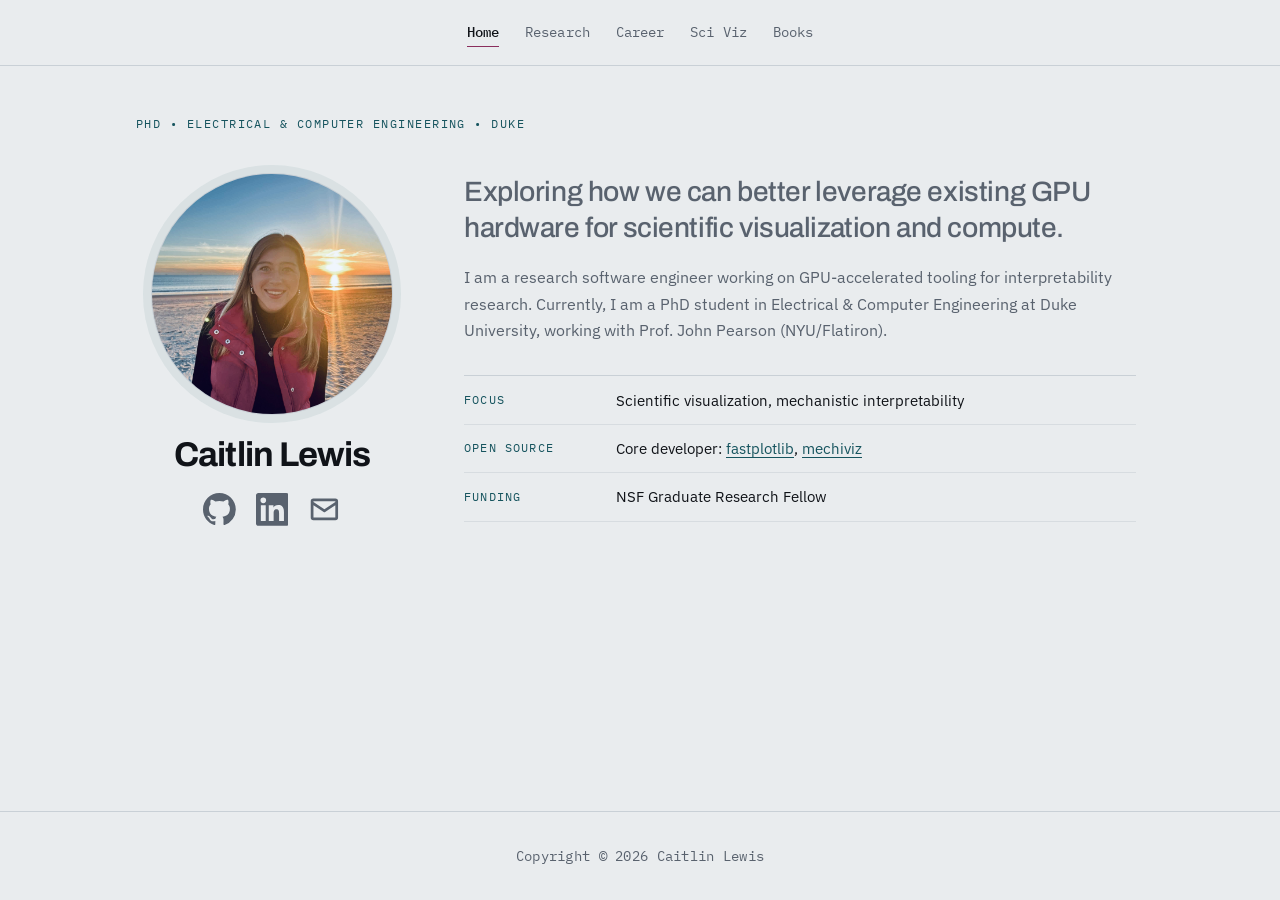
<file: index.html>
<!doctype html>
<html lang="en">
  <head>
    <meta charset="utf-8" />
    <meta name="viewport" content="width=device-width, initial-scale=1" />
    <link rel="preconnect" href="https://fonts.googleapis.com" />
    <link rel="preconnect" href="https://fonts.gstatic.com" crossorigin />
    <title>Home</title>
    <link
      href="https://fonts.googleapis.com/css2?family=Archivo:wght@500;700&family=IBM+Plex+Mono:wght@400;500&family=IBM+Plex+Sans:wght@400;500&display=swap"
      rel="stylesheet"
    />
    <link rel="stylesheet" href="/assets/css/main.css" />
  </head>

  <body>
    <!-- ===== HEADER  ===== -->
    <header class="masthead">
      <nav class="nav" id="sitenav" aria-label="Main">
        <a href="/">Home</a>
        <a href="/research/">Research</a>
        <a href="/career/">Career</a>
        <a href="/visualization/">Sci Viz</a>
        <a href="/books/">Books</a>
      </nav>
    </header>
    <!-- ===== /HEADER ===== -->

    <main class="shell" id="main">
      <p class="eyebrow">
        PhD &bull; Electrical &amp; Computer Engineering &bull; Duke
      </p>

      <div class="intro">
        <aside class="intro__card">
          <img
            class="portrait"
            src="/assets/img/caitlin.jpeg"
            alt="Caitlin Lewis"
            width="320"
            height="320"
          />

          <h1 class="intro__name">Caitlin Lewis</h1>

          <ul class="social">
            <li>
              <a
                href="https://github.com/clewis7"
                aria-label="GitHub"
                target="_blank"
                rel="noopener noreferrer"
              >
                <svg viewBox="0 0 16 16" aria-hidden="true" focusable="false">
                  <path
                    fill="currentColor"
                    d="M8 0C3.58 0 0 3.58 0 8c0 3.54 2.29 6.53 5.47 7.59.4.07.55-.17.55-.38 0-.19-.01-.82-.01-1.49-2.01.37-2.53-.49-2.69-.94-.09-.23-.48-.94-.82-1.13-.28-.15-.68-.52-.01-.53.63-.01 1.08.58 1.23.82.72 1.21 1.87.87 2.33.66.07-.52.28-.87.51-1.07-1.78-.2-3.64-.89-3.64-3.95 0-.87.31-1.59.82-2.15-.08-.2-.36-1.02.08-2.12 0 0 .67-.21 2.2.82.64-.18 1.32-.27 2-.27s1.36.09 2 .27c1.53-1.04 2.2-.82 2.2-.82.44 1.1.16 1.92.08 2.12.51.56.82 1.27.82 2.15 0 3.07-1.87 3.75-3.65 3.95.29.25.54.73.54 1.48 0 1.07-.01 1.93-.01 2.2 0 .21.15.46.55.38A8.01 8.01 0 0 0 16 8c0-4.42-3.58-8-8-8Z"
                  />
                </svg>
              </a>
            </li>
            <li>
              <a
                href="https://www.linkedin.com/in/caitlinllewis/"
                aria-label="GitHub"
                target="_blank"
                rel="noopener noreferrer"
              >
                <svg viewBox="0 0 24 24" aria-hidden="true" focusable="false">
                  <path
                    fill="currentColor"
                    d="M20.447 20.452h-3.554v-5.569c0-1.328-.027-3.037-1.852-3.037-1.853 0-2.136 1.445-2.136 2.939v5.667H9.351V9h3.414v1.561h.046c.477-.9 1.637-1.85 3.37-1.85 3.601 0 4.267 2.37 4.267 5.455v6.286ZM5.337 7.433a2.062 2.062 0 0 1-2.063-2.065 2.064 2.064 0 1 1 2.063 2.065Zm1.782 13.019H3.555V9h3.564v11.452ZM22.225 0H1.771C.792 0 0 .774 0 1.729v20.542C0 23.227.792 24 1.771 24h20.451C23.2 24 24 23.227 24 22.271V1.729C24 .774 23.2 0 22.225 0Z"
                  />
                </svg>
              </a>
            </li>
            <li>
              <a href="mailto:caitlin.lewis@duke.edu" aria-label="Email">
                <svg viewBox="0 0 24 24" aria-hidden="true" focusable="false">
                  <path
                    fill="currentColor"
                    d="M20 4H4a2 2 0 0 0-2 2v12a2 2 0 0 0 2 2h16a2 2 0 0 0 2-2V6a2 2 0 0 0-2-2Zm0 2v.511l-8 5.333-8-5.333V6h16ZM4 18V8.9l7.445 4.963a1 1 0 0 0 1.11 0L20 8.9V18H4Z"
                  />
                </svg>
              </a>
            </li>
          </ul>
        </aside>

        <div class="intro__body">
          <p class="lede">
            Exploring how we can better leverage existing GPU hardware for
            scientific visualization and compute.
          </p>

          <p>
            I am a research software engineer working on GPU-accelerated tooling
            for interpretability research. Currently, I am a PhD student in
            Electrical &amp; Computer Engineering at Duke University, working
            with Prof. John Pearson (NYU/Flatiron).
          </p>

          <dl class="now">
            <!-- <div>
              <dt>Lab</dt>
              <dd>Pearson Lab, Duke University</dd>
            </div> -->
            <div>
              <dt>Focus</dt>
              <dd>Scientific visualization, mechanistic interpretability</dd>
            </div>
            <div>
              <dt>Open source</dt>
              <dd>
                Core developer:
                <a
                  href="https://github.com/fastplotlib/fastplotlib"
                  target="_blank"
                  rel="noopener noreferrer"
                  >fastplotlib</a
                >,
                <a
                  href="https://github.com/mechiviz/mechiviz"
                  target="_blank"
                  rel="noopener noreferrer"
                  >mechiviz</a
                >
              </dd>
            </div>
            <div>
              <dt>Funding</dt>
              <dd>NSF Graduate Research Fellow</dd>
            </div>
          </dl>
        </div>
      </div>
    </main>

    <!-- ===== FOOTER  ===== -->
    <footer class="footer">
      <p class="footer__fine">
        Copyright &copy; <span id="year">2026</span> Caitlin Lewis
      </p>
    </footer>
    <!-- ===== /FOOTER ===== -->

    <script src="/assets/js/main.js" defer></script>
  </body>
</html>
</file>
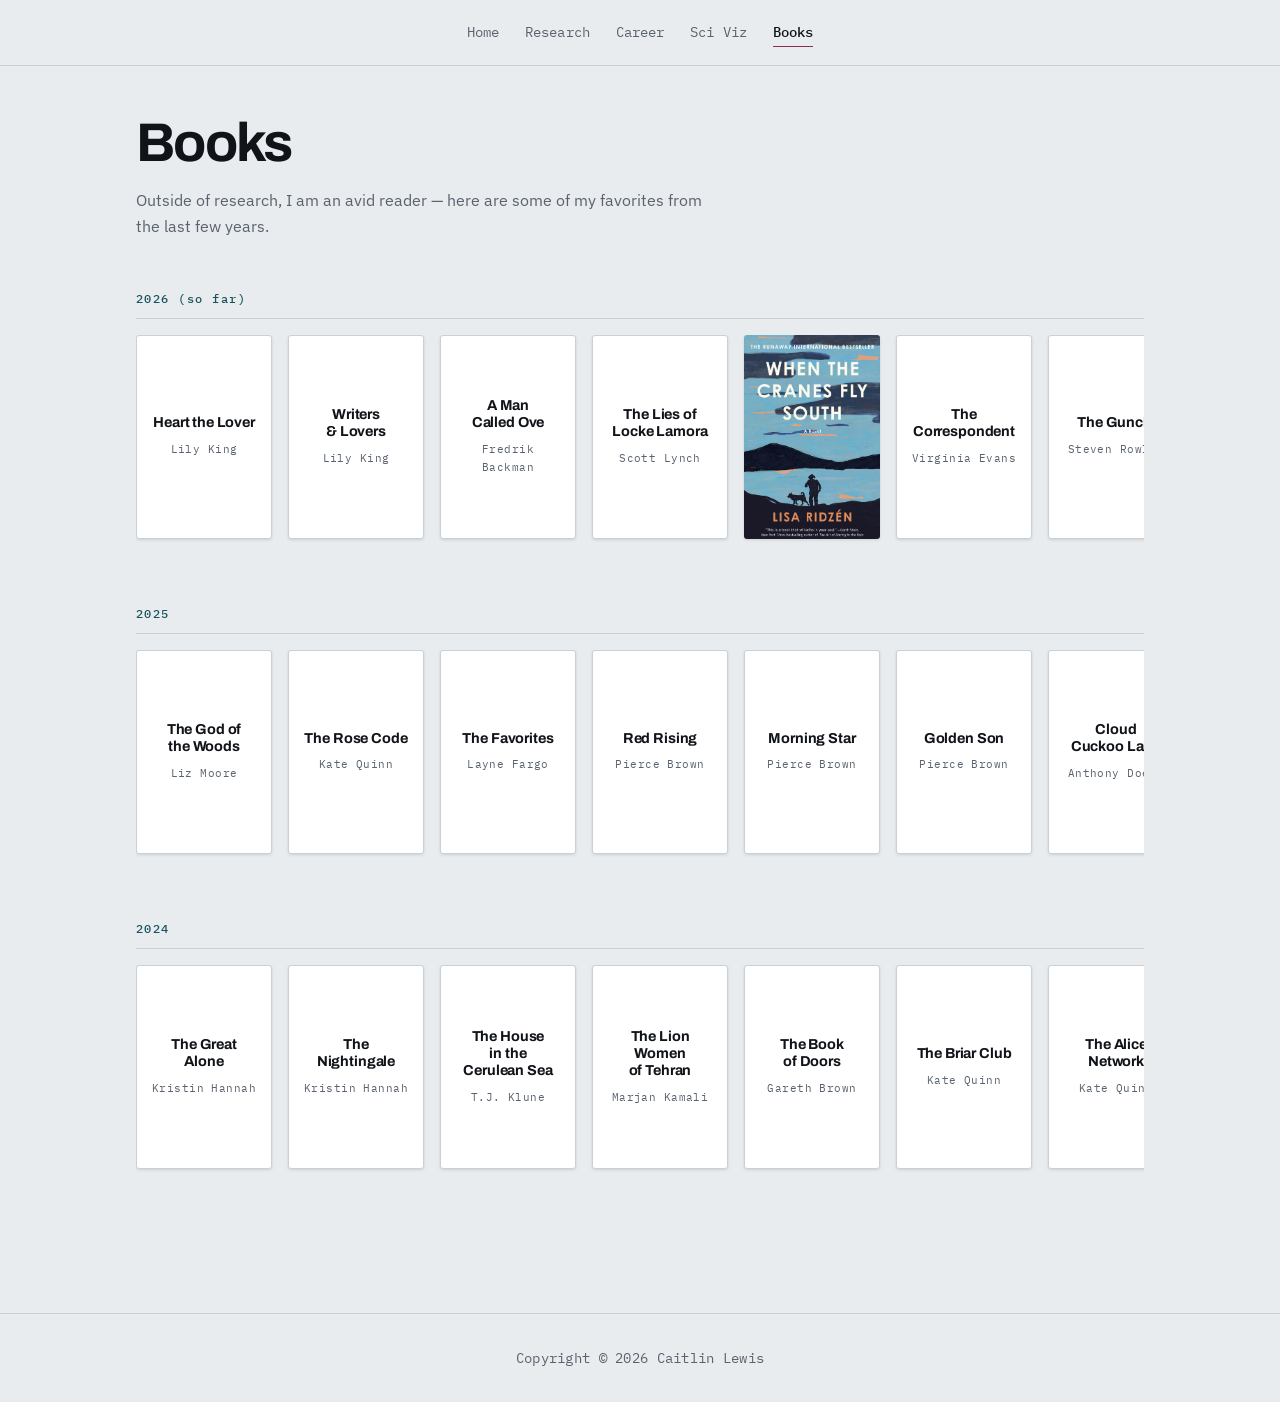
<file: books/index.html>
<!doctype html>
<html lang="en">
  <head>
    <meta charset="utf-8" />
    <meta name="viewport" content="width=device-width, initial-scale=1" />
    <title>Books</title>
    <link rel="preconnect" href="https://fonts.googleapis.com" />
    <link rel="preconnect" href="https://fonts.gstatic.com" crossorigin />
    <link
      href="https://fonts.googleapis.com/css2?family=Archivo:wght@500;700&family=IBM+Plex+Mono:wght@400;500&family=IBM+Plex+Sans:wght@400;500&display=swap"
      rel="stylesheet"
    />
    <link rel="stylesheet" href="/assets/css/main.css" />
  </head>

  <body>
    <!-- ===== HEADER  ===== -->
    <header class="masthead">
      <nav class="nav" id="sitenav" aria-label="Main">
        <a href="/">Home</a>
        <a href="/research/">Research</a>
        <a href="/career/">Career</a>
        <a href="/visualization/">Sci Viz</a>
        <a href="/books/">Books</a>
      </nav>
    </header>
    <!-- ===== /HEADER ===== -->

    <main class="shell" id="main">
      <h1 class="page-title">Books</h1>

      <p class="books__intro">
        Outside of research, I am an avid reader &mdash; here are some of my
        favorites from the last few years.
      </p>

      <div id="shelves" class="shelves">
        <p class="shelves__status">Loading&hellip;</p>
      </div>
    </main>

    <script src="/assets/js/books.js" defer></script>

    <!-- ===== FOOTER  ===== -->
    <footer class="footer">
      <p class="footer__fine">
        Copyright &copy; <span id="year">2026</span> Caitlin Lewis
      </p>
    </footer>
    <!-- ===== /FOOTER ===== -->

    <script src="/assets/js/main.js" defer></script>
  </body>
</html>
</file>
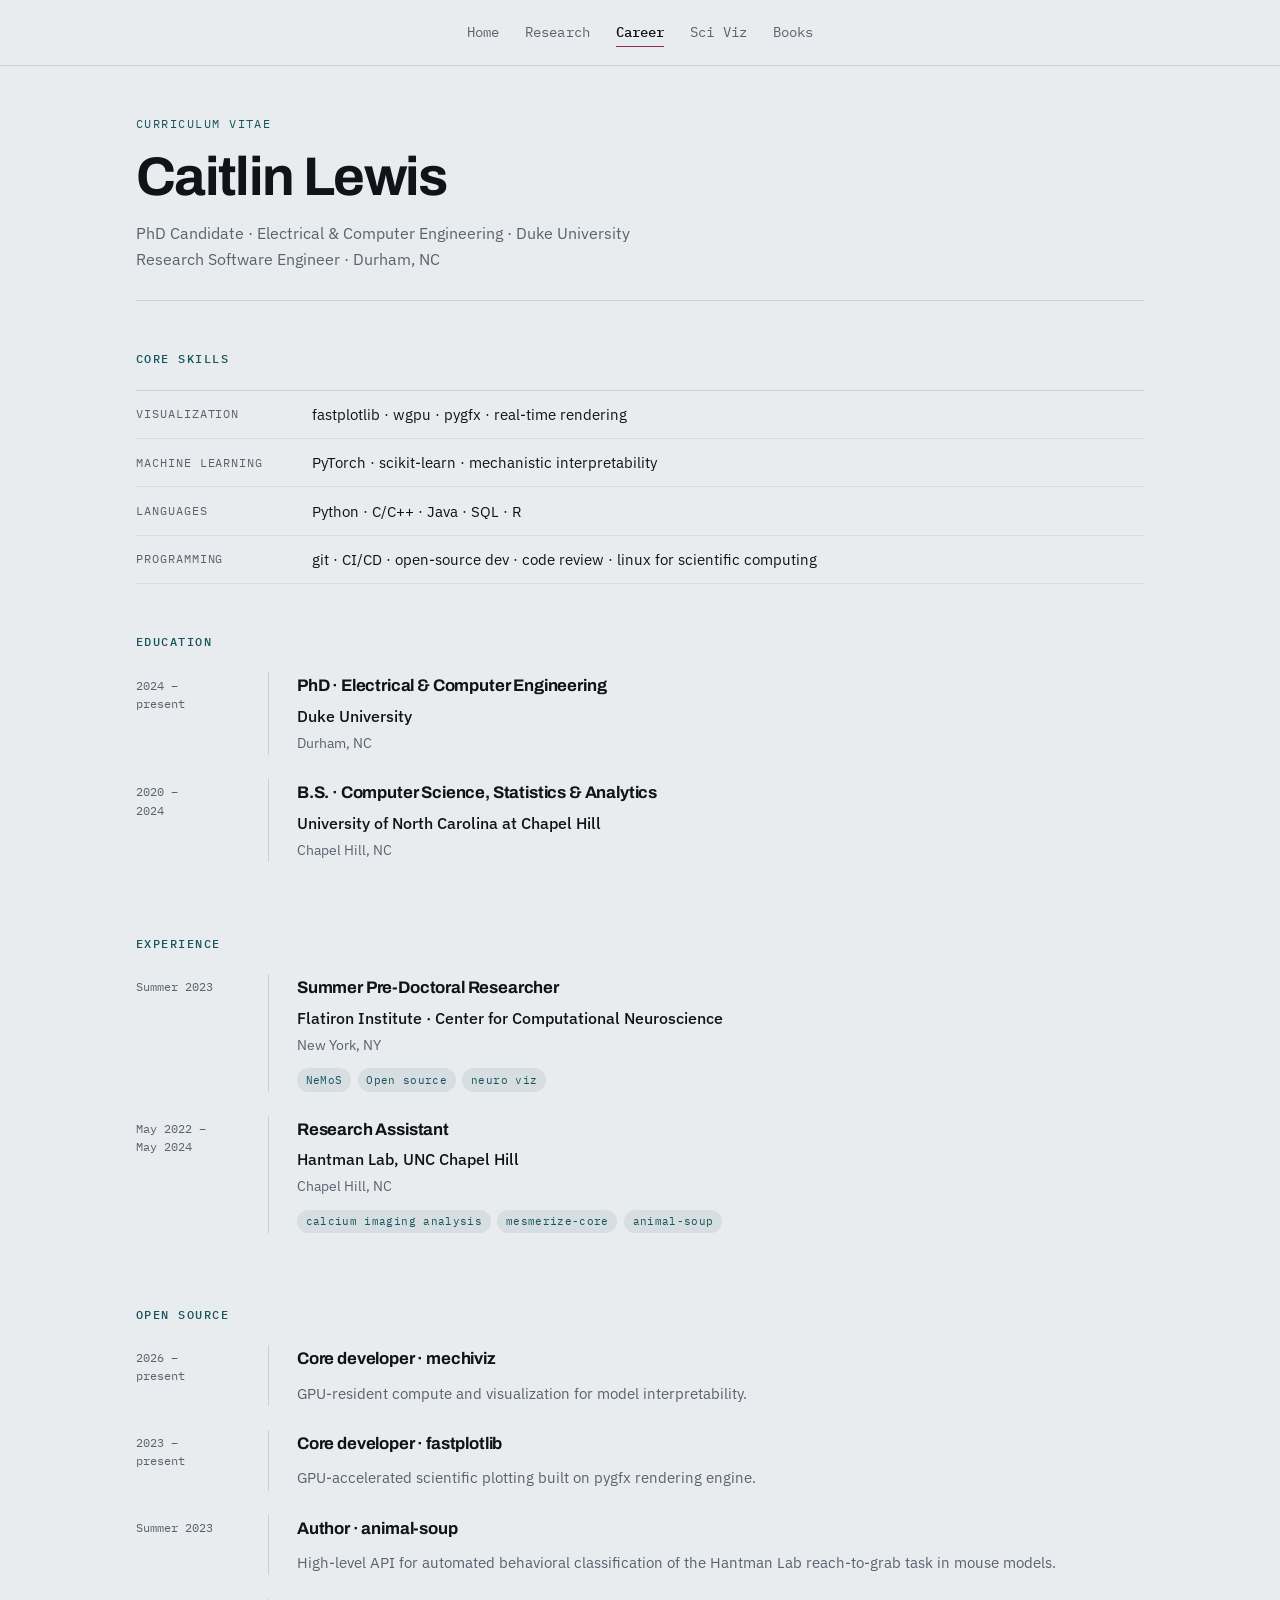
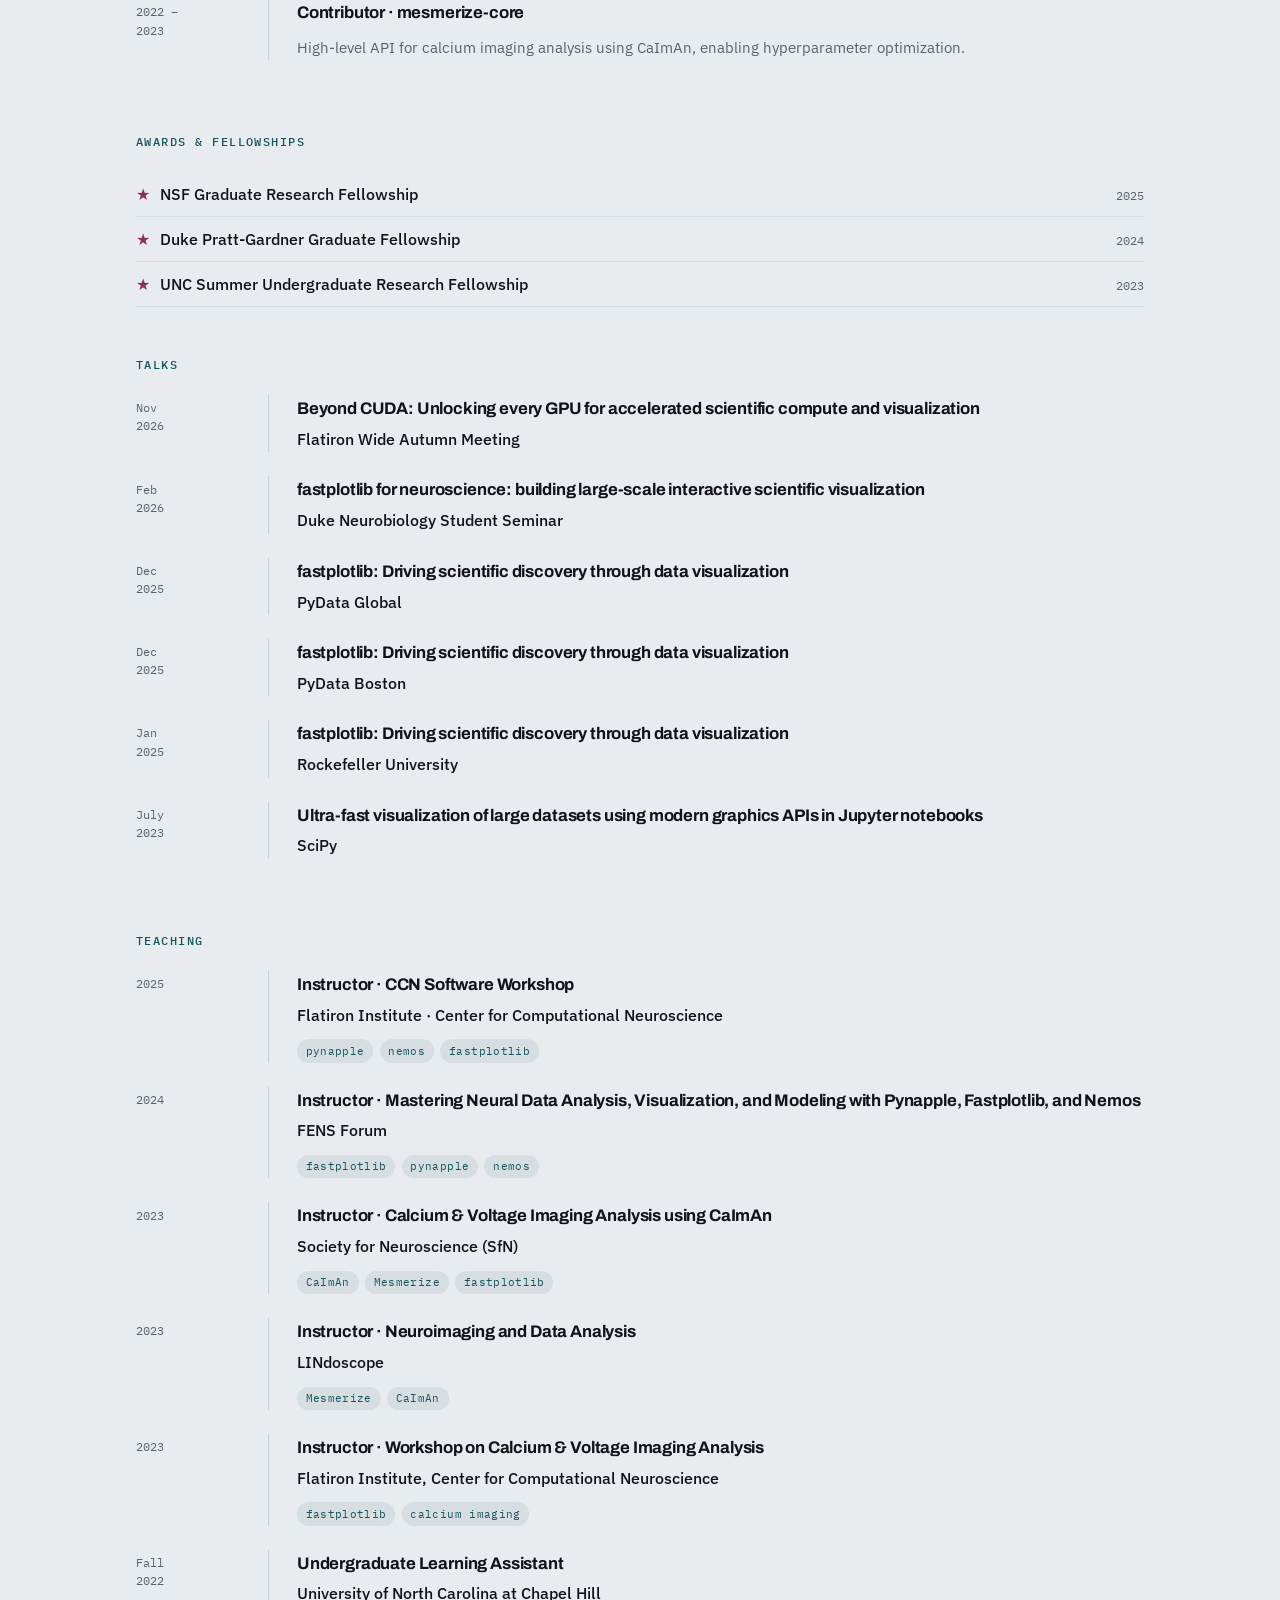
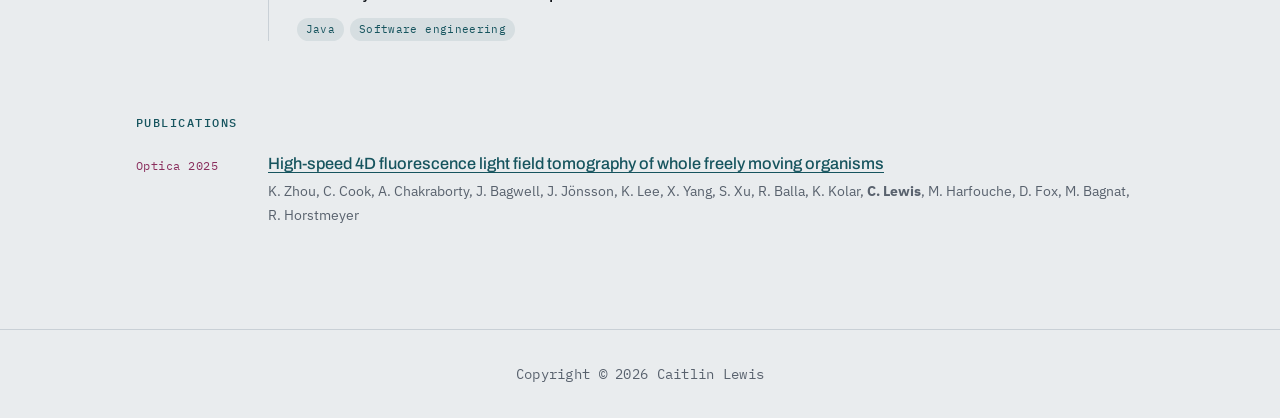
<file: career/index.html>
<!doctype html>
<html lang="en">
  <head>
    <meta charset="utf-8" />
    <meta name="viewport" content="width=device-width, initial-scale=1" />
    <title>Career</title>
    <link rel="preconnect" href="https://fonts.googleapis.com" />
    <link rel="preconnect" href="https://fonts.gstatic.com" crossorigin />
    <link
      href="https://fonts.googleapis.com/css2?family=Archivo:wght@500;700&family=IBM+Plex+Mono:wght@400;500&family=IBM+Plex+Sans:wght@400;500&display=swap"
      rel="stylesheet"
    />
    <link rel="stylesheet" href="/assets/css/main.css" />
  </head>

  <body>
    <!-- ===== HEADER  ===== -->
    <header class="masthead">
      <nav class="nav" id="sitenav" aria-label="Main">
        <a href="/">Home</a>
        <a href="/research/">Research</a>
        <a href="/career/">Career</a>
        <a href="/visualization/">Sci Viz</a>
        <a href="/books/">Books</a>
      </nav>
    </header>
    <!-- ===== /HEADER ===== -->

    <main class="shell" id="main">
      <p class="eyebrow">Curriculum vitae</p>
      <h1 class="page-title">Caitlin Lewis</h1>

      <div class="cv-head">
        <p class="cv-head__sub">
          PhD Candidate &middot; Electrical &amp; Computer Engineering &middot;
          Duke University<br />
          Research Software Engineer &middot; Durham, NC
        </p>
      </div>

      <!-- ── Skills ─────────────────────────────────────────── -->
      <section class="cv-section">
        <h2 class="cv-section__title">Core skills</h2>
        <dl class="skills">
          <div>
            <dt>Visualization</dt>
            <dd>
              fastplotlib &middot; wgpu &middot; pygfx &middot; real-time
              rendering
            </dd>
          </div>
          <div>
            <dt>Machine learning</dt>
            <dd>
              PyTorch &middot; scikit-learn &middot; mechanistic
              interpretability
            </dd>
          </div>
          <div>
            <dt>Languages</dt>
            <dd>Python &middot; C/C++ &middot; Java &middot; SQL &middot; R</dd>
          </div>
          <div>
            <dt>Programming</dt>
            <dd>
              git &middot; CI/CD &middot; open-source dev &middot; code review
              &middot; linux for scientific computing
            </dd>
          </div>
        </dl>
      </section>

      <!-- ── Education ──────────────────────────────────────── -->
      <section class="cv-section">
        <h2 class="cv-section__title">Education</h2>

        <div class="cv-entry">
          <p class="cv-entry__date">2024 &ndash;<br />present</p>
          <div class="cv-entry__body">
            <h3 class="cv-entry__role">
              PhD &middot; Electrical &amp; Computer Engineering
            </h3>
            <p class="cv-entry__org">Duke University</p>
            <p class="cv-entry__meta">Durham, NC</p>
            <!-- <p class="cv-entry__desc">
              GPU-resident visualization for mechanistic interpretability.
            </p> -->
          </div>
        </div>

        <div class="cv-entry">
          <p class="cv-entry__date">2020 &ndash;<br />2024</p>
          <div class="cv-entry__body">
            <h3 class="cv-entry__role">
              B.S. &middot; Computer Science, Statistics &amp; Analytics
            </h3>
            <p class="cv-entry__org">
              University of North Carolina at Chapel Hill
            </p>
            <p class="cv-entry__meta">Chapel Hill, NC</p>
          </div>
        </div>
      </section>

      <!-- ── Experience ─────────────────────────────────────── -->
      <section class="cv-section">
        <h2 class="cv-section__title">Experience</h2>

        <div class="cv-entry">
          <p class="cv-entry__date">Summer 2023</p>
          <div class="cv-entry__body">
            <h3 class="cv-entry__role">Summer Pre-Doctoral Researcher</h3>
            <p class="cv-entry__org">
              Flatiron Institute &middot; Center for Computational Neuroscience
            </p>
            <p class="cv-entry__meta">New York, NY</p>
            <ul class="tags">
              <li>NeMoS</li>
              <li>Open source</li>
              <li>neuro viz</li>
            </ul>
          </div>
        </div>

        <div class="cv-entry">
          <p class="cv-entry__date">May 2022 &ndash;<br />May 2024</p>
          <div class="cv-entry__body">
            <h3 class="cv-entry__role">Research Assistant</h3>
            <p class="cv-entry__org">Hantman Lab, UNC Chapel Hill</p>
            <p class="cv-entry__meta">Chapel Hill, NC</p>
            <ul class="tags">
              <li>calcium imaging analysis</li>
              <li>mesmerize-core</li>
              <li>animal-soup</li>
            </ul>
          </div>
        </div>
      </section>

      <!-- ── Open source ────────────────────────────────────── -->
      <section class="cv-section">
        <h2 class="cv-section__title">Open source</h2>

        <div class="cv-entry">
          <p class="cv-entry__date">2026 &ndash;<br />present</p>
          <div class="cv-entry__body">
            <h3 class="cv-entry__role">Core developer &middot; mechiviz</h3>
            <p class="cv-entry__desc">
              GPU-resident compute and visualization for model interpretability.
            </p>
          </div>
        </div>

        <div class="cv-entry">
          <p class="cv-entry__date">2023 &ndash;<br />present</p>
          <div class="cv-entry__body">
            <h3 class="cv-entry__role">Core developer &middot; fastplotlib</h3>
            <p class="cv-entry__desc">
              GPU-accelerated scientific plotting built on pygfx rendering
              engine.
            </p>
          </div>
        </div>

        <div class="cv-entry">
          <p class="cv-entry__date">Summer 2023</p>
          <div class="cv-entry__body">
            <h3 class="cv-entry__role">Author &middot; animal-soup</h3>
            <p class="cv-entry__desc">
              High-level API for automated behavioral classification of the
              Hantman Lab reach-to-grab task in mouse models.
            </p>
          </div>
        </div>

        <div class="cv-entry">
          <p class="cv-entry__date">2022 &ndash;<br />2023</p>
          <div class="cv-entry__body">
            <h3 class="cv-entry__role">Contributor &middot; mesmerize-core</h3>
            <p class="cv-entry__desc">
              High-level API for calcium imaging analysis using CaImAn, enabling
              hyperparameter optimization.
            </p>
          </div>
        </div>
      </section>

      <!-- ── Awards ─────────────────────────────────────────── -->
      <section class="cv-section">
        <h2 class="cv-section__title">Awards &amp; fellowships</h2>
        <ul class="awards">
          <li>
            <span class="awards__star" aria-hidden="true">&#9733;</span>
            <span class="awards__name">NSF Graduate Research Fellowship</span>
            <span class="awards__when">2025</span>
          </li>
          <li>
            <span class="awards__star" aria-hidden="true">&#9733;</span>
            <span class="awards__name"
              >Duke Pratt-Gardner Graduate Fellowship</span
            >
            <span class="awards__when">2024</span>
          </li>
          <li>
            <span class="awards__star" aria-hidden="true">&#9733;</span>
            <span class="awards__name"
              >UNC Summer Undergraduate Research Fellowship</span
            >
            <span class="awards__when">2023</span>
          </li>
        </ul>
      </section>

      <!-- ── Talks ──────────────────────────────────────────── -->
      <section class="cv-section">
        <h2 class="cv-section__title">Talks</h2>

        <div class="cv-entry">
          <p class="cv-entry__date">Nov<br />2026</p>
          <div class="cv-entry__body">
            <h3 class="cv-entry__role">
              Beyond CUDA: Unlocking every GPU for accelerated scientific
              compute and visualization
            </h3>
            <p class="cv-entry__org">Flatiron Wide Autumn Meeting</p>
          </div>
        </div>

        <div class="cv-entry">
          <p class="cv-entry__date">Feb<br />2026</p>
          <div class="cv-entry__body">
            <h3 class="cv-entry__role">
              fastplotlib for neuroscience: building large-scale interactive
              scientific visualization
            </h3>
            <p class="cv-entry__org">Duke Neurobiology Student Seminar</p>
          </div>
        </div>

        <div class="cv-entry">
          <p class="cv-entry__date">Dec<br />2025</p>
          <div class="cv-entry__body">
            <h3 class="cv-entry__role">
              fastplotlib: Driving scientific discovery through data
              visualization
            </h3>
            <p class="cv-entry__org">PyData Global</p>
          </div>
        </div>

        <div class="cv-entry">
          <p class="cv-entry__date">Dec<br />2025</p>
          <div class="cv-entry__body">
            <h3 class="cv-entry__role">
              fastplotlib: Driving scientific discovery through data
              visualization
            </h3>
            <p class="cv-entry__org">PyData Boston</p>
          </div>
        </div>

        <div class="cv-entry">
          <p class="cv-entry__date">Jan<br />2025</p>
          <div class="cv-entry__body">
            <h3 class="cv-entry__role">
              fastplotlib: Driving scientific discovery through data
              visualization
            </h3>
            <p class="cv-entry__org">Rockefeller University</p>
          </div>
        </div>

        <div class="cv-entry">
          <p class="cv-entry__date">July<br />2023</p>
          <div class="cv-entry__body">
            <h3 class="cv-entry__role">
              Ultra-fast visualization of large datasets using modern graphics
              APIs in Jupyter notebooks
            </h3>
            <p class="cv-entry__org">SciPy</p>
          </div>
        </div>
      </section>

      <!-- ── Teaching ───────────────────────────────────────── -->
      <section class="cv-section">
        <h2 class="cv-section__title">Teaching</h2>

        <div class="cv-entry">
          <p class="cv-entry__date">2025</p>
          <div class="cv-entry__body">
            <h3 class="cv-entry__role">
              Instructor &middot; CCN Software Workshop
            </h3>
            <p class="cv-entry__org">
              Flatiron Institute &middot; Center for Computational Neuroscience
            </p>
            <ul class="tags">
              <li>pynapple</li>
              <li>nemos</li>
              <li>fastplotlib</li>
            </ul>
          </div>
        </div>

        <div class="cv-entry">
          <p class="cv-entry__date">2024</p>
          <div class="cv-entry__body">
            <h3 class="cv-entry__role">
              Instructor &middot; Mastering Neural Data Analysis, Visualization,
              and Modeling with Pynapple, Fastplotlib, and Nemos
            </h3>
            <p class="cv-entry__org">FENS Forum</p>
            <ul class="tags">
              <li>fastplotlib</li>
              <li>pynapple</li>
              <li>nemos</li>
            </ul>
          </div>
        </div>

        <div class="cv-entry">
          <p class="cv-entry__date">2023</p>
          <div class="cv-entry__body">
            <h3 class="cv-entry__role">
              Instructor &middot; Calcium &amp; Voltage Imaging Analysis using
              CaImAn
            </h3>
            <p class="cv-entry__org">Society for Neuroscience (SfN)</p>
            <ul class="tags">
              <li>CaImAn</li>
              <li>Mesmerize</li>
              <li>fastplotlib</li>
            </ul>
          </div>
        </div>

        <div class="cv-entry">
          <p class="cv-entry__date">2023</p>
          <div class="cv-entry__body">
            <h3 class="cv-entry__role">
              Instructor &middot; Neuroimaging and Data Analysis
            </h3>
            <p class="cv-entry__org">LINdoscope</p>
            <ul class="tags">
              <li>Mesmerize</li>
              <li>CaImAn</li>
            </ul>
          </div>
        </div>

        <div class="cv-entry">
          <p class="cv-entry__date">2023</p>
          <div class="cv-entry__body">
            <h3 class="cv-entry__role">
              Instructor &middot; Workshop on Calcium &amp; Voltage Imaging
              Analysis
            </h3>
            <p class="cv-entry__org">
              Flatiron Institute, Center for Computational Neuroscience
            </p>
            <ul class="tags">
              <li>fastplotlib</li>
              <li>calcium imaging</li>
            </ul>
          </div>
        </div>

        <div class="cv-entry">
          <p class="cv-entry__date">Fall<br />2022</p>
          <div class="cv-entry__body">
            <h3 class="cv-entry__role">Undergraduate Learning Assistant</h3>
            <p class="cv-entry__org">
              University of North Carolina at Chapel Hill
            </p>
            <ul class="tags">
              <li>Java</li>
              <li>Software engineering</li>
            </ul>
          </div>
        </div>
      </section>

      <!-- ── Publications ───────────────────────────────────── -->
      <section class="cv-section">
        <h2 class="cv-section__title">Publications</h2>

        <div class="pub">
          <p class="pub__venue">Optica 2025</p>
          <div>
            <h3 class="pub__title">
              <a
                href="https://doi.org/10.1364/OPTICA.549707"
                target="_blank"
                rel="noopener noreferrer"
              >
                High-speed 4D fluorescence light field tomography of whole
                freely moving organisms
              </a>
            </h3>
            <p class="pub__authors">
              K. Zhou, C. Cook, A. Chakraborty, J. Bagwell, J. Jönsson, K. Lee,
              X. Yang, S. Xu, R. Balla, K. Kolar, <strong>C. Lewis</strong>, M.
              Harfouche, D. Fox, M. Bagnat, R. Horstmeyer
            </p>
          </div>
        </div>
      </section>
    </main>

    <!-- ===== FOOTER  ===== -->
    <footer class="footer">
      <p class="footer__fine">
        Copyright &copy; <span id="year">2026</span> Caitlin Lewis
      </p>
    </footer>
    <!-- ===== /FOOTER ===== -->

    <script src="/assets/js/main.js" defer></script>
  </body>
</html>
</file>
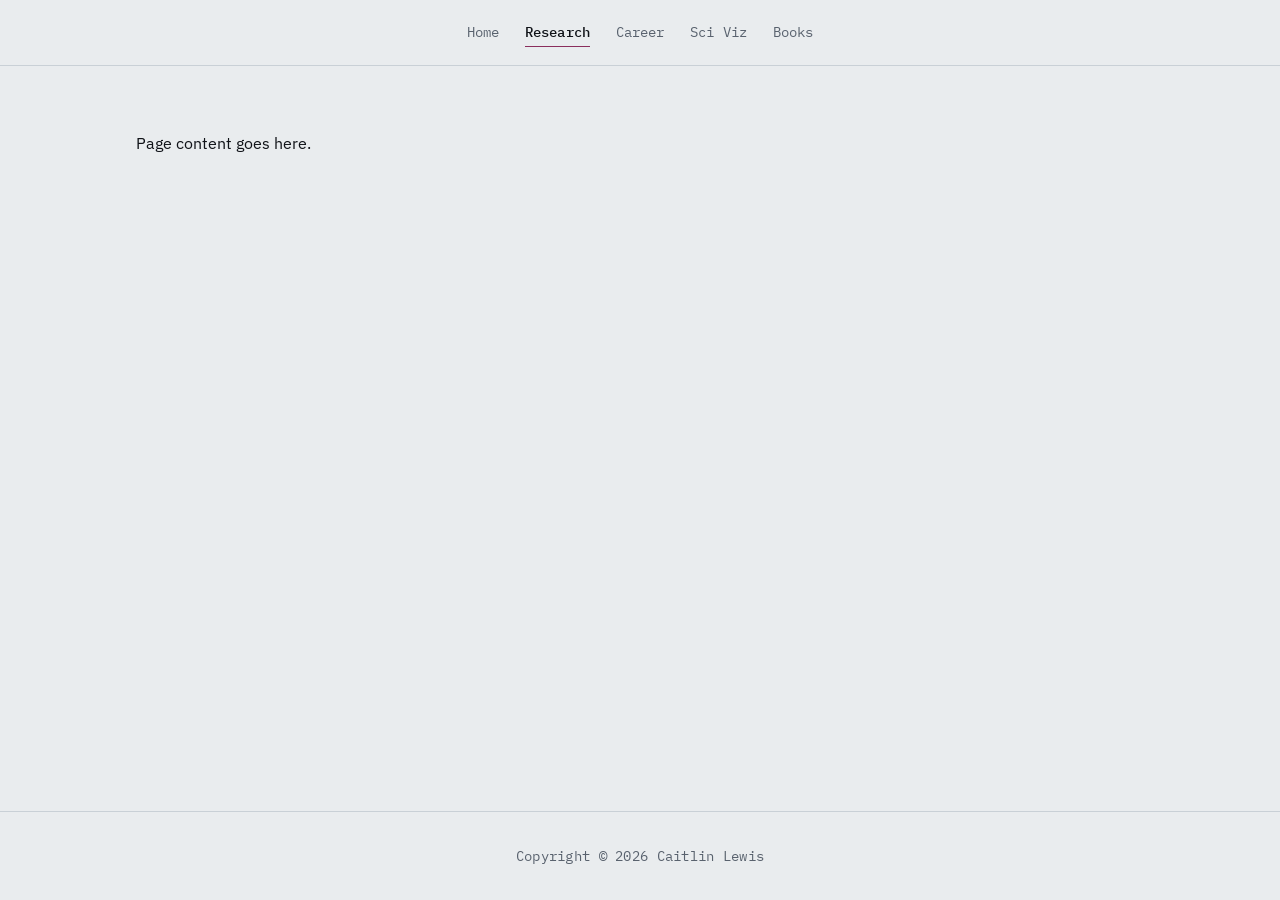
<file: research/index.html>
<!doctype html>
<html lang="en">
  <head>
    <meta charset="utf-8" />
    <meta name="viewport" content="width=device-width, initial-scale=1" />
    <title>Research</title>
    <link rel="preconnect" href="https://fonts.googleapis.com" />
    <link rel="preconnect" href="https://fonts.gstatic.com" crossorigin />
    <link
      href="https://fonts.googleapis.com/css2?family=Archivo:wght@500;700&family=IBM+Plex+Mono:wght@400;500&family=IBM+Plex+Sans:wght@400;500&display=swap"
      rel="stylesheet"
    />
    <link rel="stylesheet" href="/assets/css/main.css" />
  </head>

  <body>
    <!-- ===== HEADER  ===== -->
    <header class="masthead">
      <nav class="nav" id="sitenav" aria-label="Main">
        <a href="/">Home</a>
        <a href="/research/">Research</a>
        <a href="/career/">Career</a>
        <a href="/visualization/">Sci Viz</a>
        <a href="/books/">Books</a>
      </nav>
    </header>
    <!-- ===== /HEADER ===== -->

    <main class="shell" id="main">
      <p>Page content goes here.</p>
    </main>

    <!-- ===== FOOTER  ===== -->
    <footer class="footer">
      <p class="footer__fine">
        Copyright &copy; <span id="year">2026</span> Caitlin Lewis
      </p>
    </footer>
    <!-- ===== /FOOTER ===== -->

    <script src="/assets/js/main.js" defer></script>
  </body>
</html>
</file>
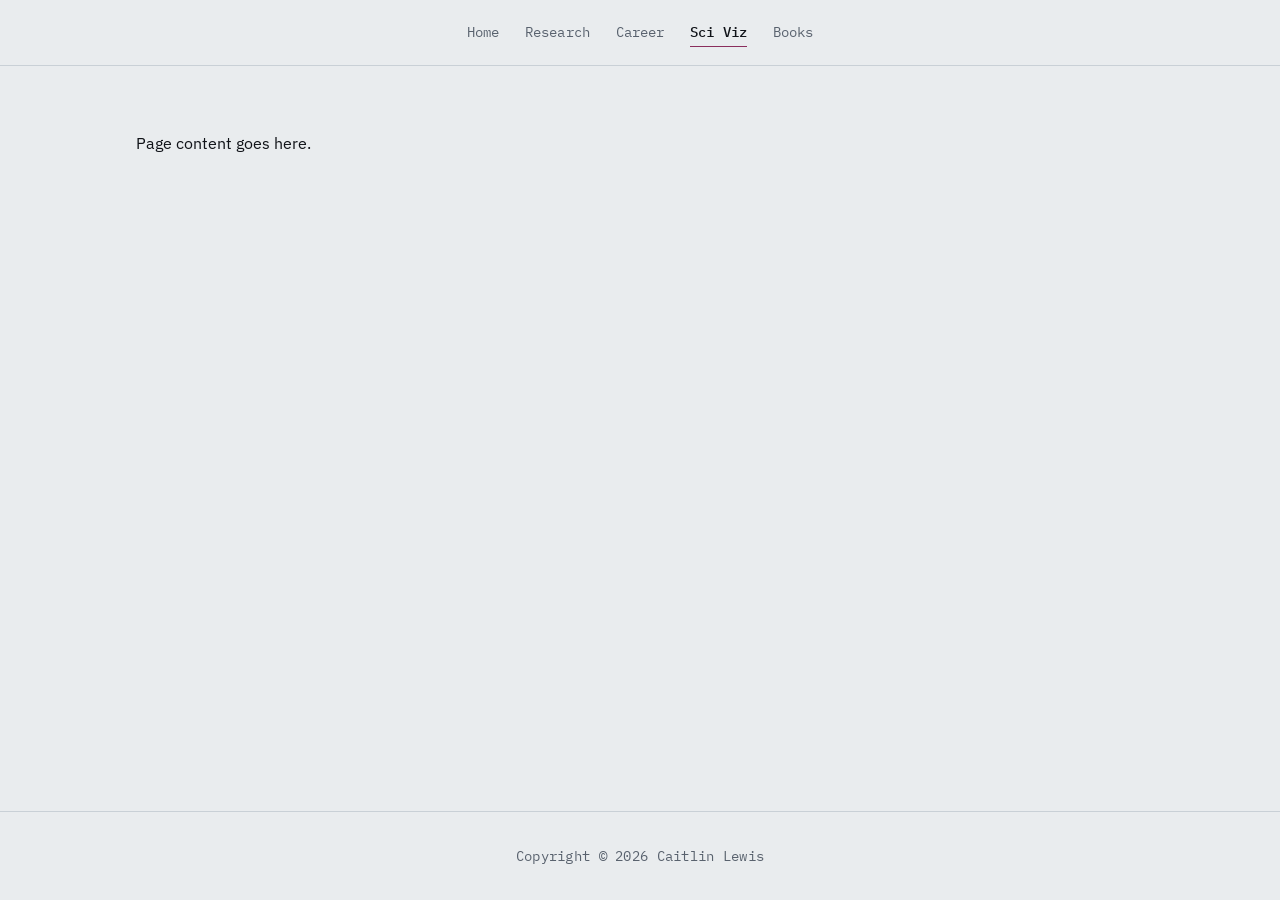
<file: visualization/index.html>
<!doctype html>
<html lang="en">
  <head>
    <meta charset="utf-8" />
    <meta name="viewport" content="width=device-width, initial-scale=1" />
    <title>Viz</title>
    <link rel="preconnect" href="https://fonts.googleapis.com" />
    <link rel="preconnect" href="https://fonts.gstatic.com" crossorigin />
    <link
      href="https://fonts.googleapis.com/css2?family=Archivo:wght@500;700&family=IBM+Plex+Mono:wght@400;500&family=IBM+Plex+Sans:wght@400;500&display=swap"
      rel="stylesheet"
    />
    <link rel="stylesheet" href="/assets/css/main.css" />
  </head>

  <body>
    <!-- ===== HEADER  ===== -->
    <header class="masthead">
      <nav class="nav" id="sitenav" aria-label="Main">
        <a href="/">Home</a>
        <a href="/research/">Research</a>
        <a href="/career/">Career</a>
        <a href="/visualization/">Sci Viz</a>
        <a href="/books/">Books</a>
      </nav>
    </header>
    <!-- ===== /HEADER ===== -->

    <main class="shell" id="main">
      <p>Page content goes here.</p>
    </main>

    <!-- ===== FOOTER  ===== -->
    <footer class="footer">
      <p class="footer__fine">
        Copyright &copy; <span id="year">2026</span> Caitlin Lewis
      </p>
    </footer>
    <!-- ===== /FOOTER ===== -->

    <script src="/assets/js/main.js" defer></script>
  </body>
</html>
</file>
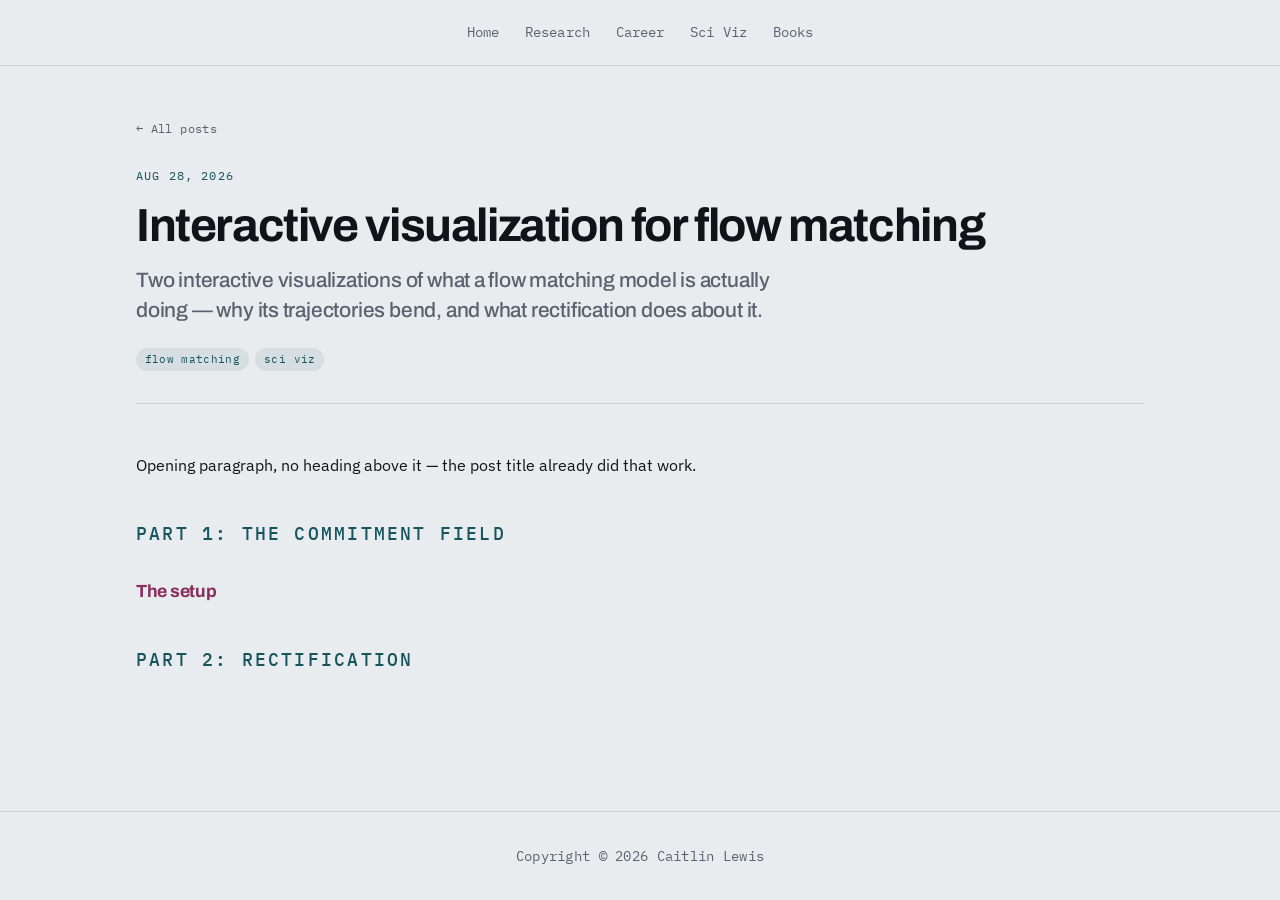
<file: research/flow-match/index.html>
<!doctype html>
<html lang="en">
  <head>
    <meta charset="utf-8" />
    <meta name="viewport" content="width=device-width, initial-scale=1" />
    <title>Research</title>
    <link rel="preconnect" href="https://fonts.googleapis.com" />
    <link rel="preconnect" href="https://fonts.gstatic.com" crossorigin />
    <link
      href="https://fonts.googleapis.com/css2?family=Archivo:wght@500;700&family=IBM+Plex+Mono:wght@400;500&family=IBM+Plex+Sans:wght@400;500&display=swap"
      rel="stylesheet"
    />
    <link rel="stylesheet" href="/assets/css/main.css" />
  </head>

  <body>
    <!-- ===== HEADER  ===== -->
    <header class="masthead">
      <nav class="nav" id="sitenav" aria-label="Main">
        <a href="/">Home</a>
        <a href="/research/">Research</a>
        <a href="/career/">Career</a>
        <a href="/visualization/">Sci Viz</a>
        <a href="/books/">Books</a>
      </nav>
    </header>
    <!-- ===== /HEADER ===== -->

    <main class="shell" id="main">
      <a class="backlink" href="/research/">&larr; All posts</a>

      <header class="post-head">
        <p class="post-head__date">
          <time datetime="2026-08-28">Aug 28, 2026</time>
        </p>

        <h1 class="post-head__title">
          Interactive visualization for flow matching
        </h1>

        <p class="post-head__desc">
          Two interactive visualizations of what a flow matching model is
          actually doing — why its trajectories bend, and what rectification
          does about it.
        </p>

        <ul class="tags">
          <li>flow matching</li>
          <li>sci viz</li>
        </ul>
      </header>

      <article class="prose">
        <p>
          Opening paragraph, no heading above it &mdash; the post title already
          did that work.
        </p>

        <h2>Part 1: the commitment field</h2>

        <h3>The setup</h3>

        <h2>Part 2: rectification</h2>
      </article>
    </main>

    <!-- ===== FOOTER  ===== -->
    <footer class="footer">
      <p class="footer__fine">
        Copyright &copy; <span id="year">2026</span> Caitlin Lewis
      </p>
    </footer>
    <!-- ===== /FOOTER ===== -->

    <script src="/assets/js/main.js" defer></script>
  </body>
</html>
</file>
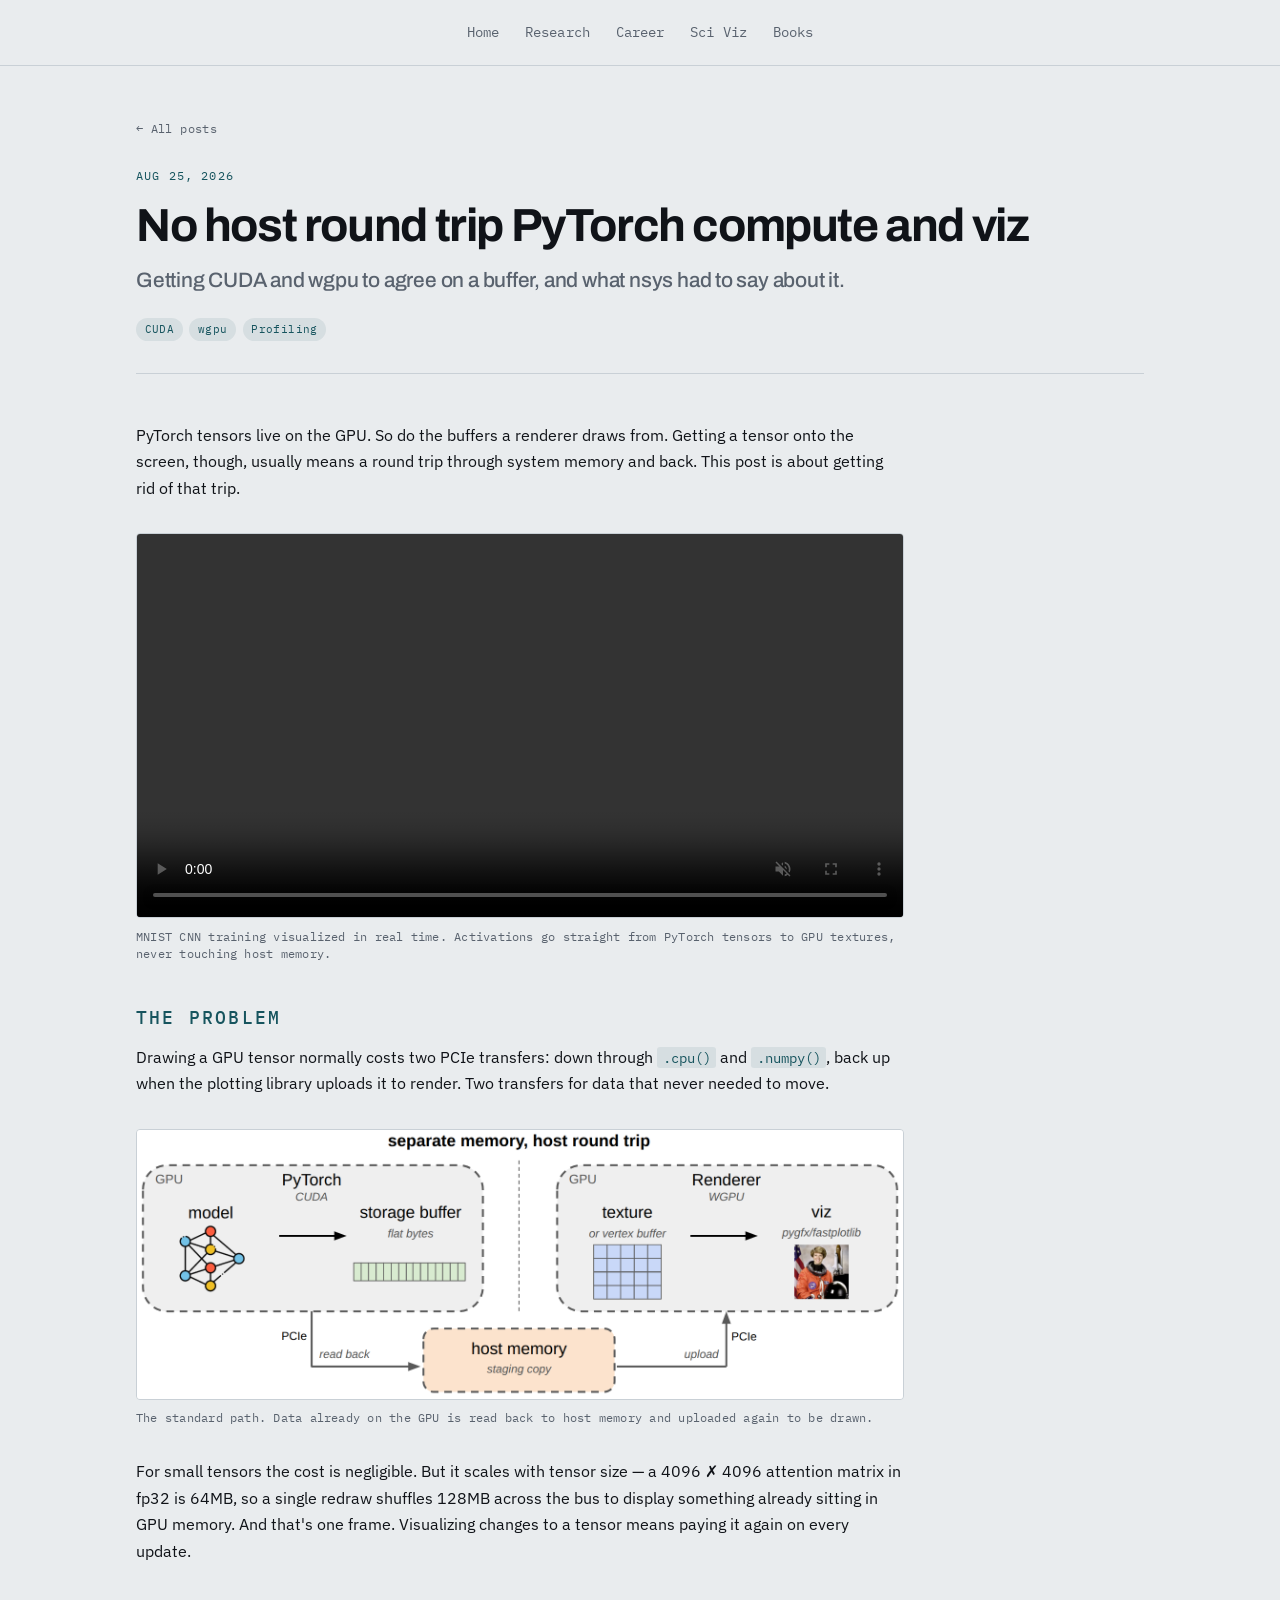
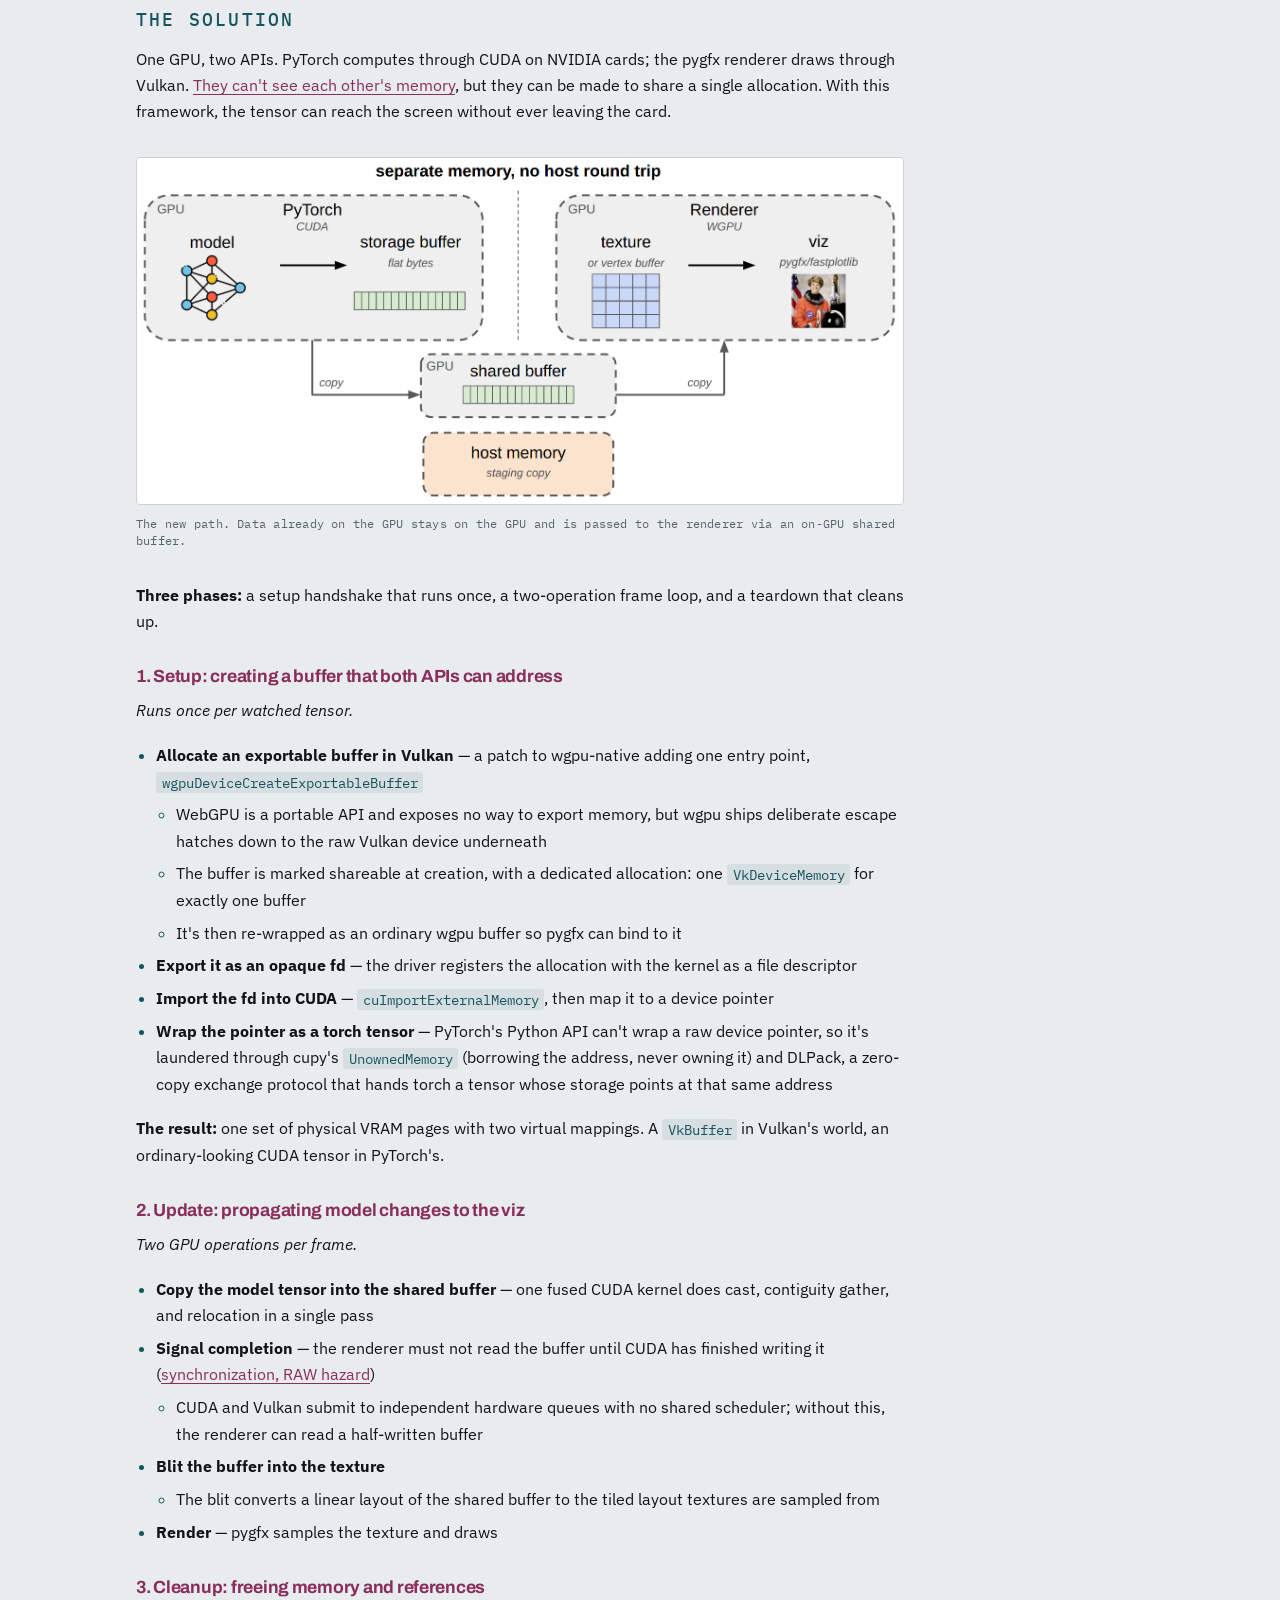
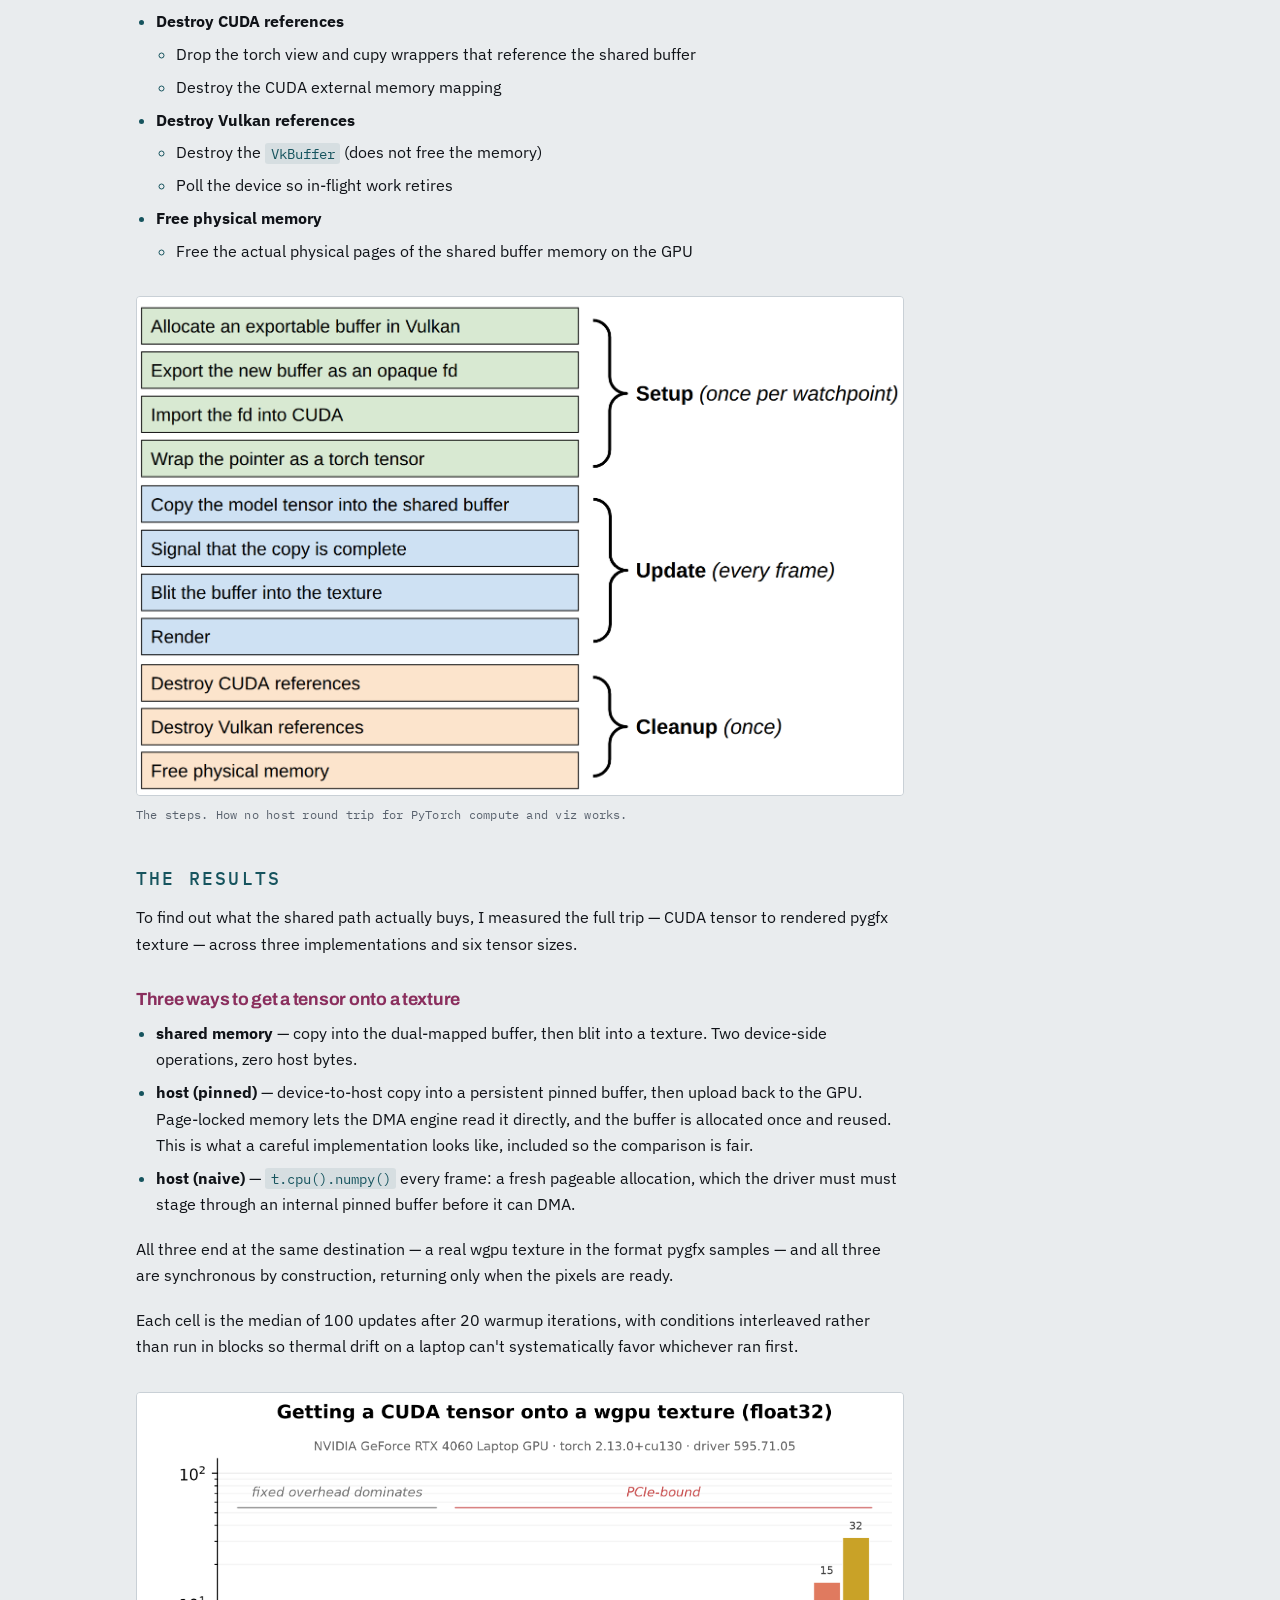
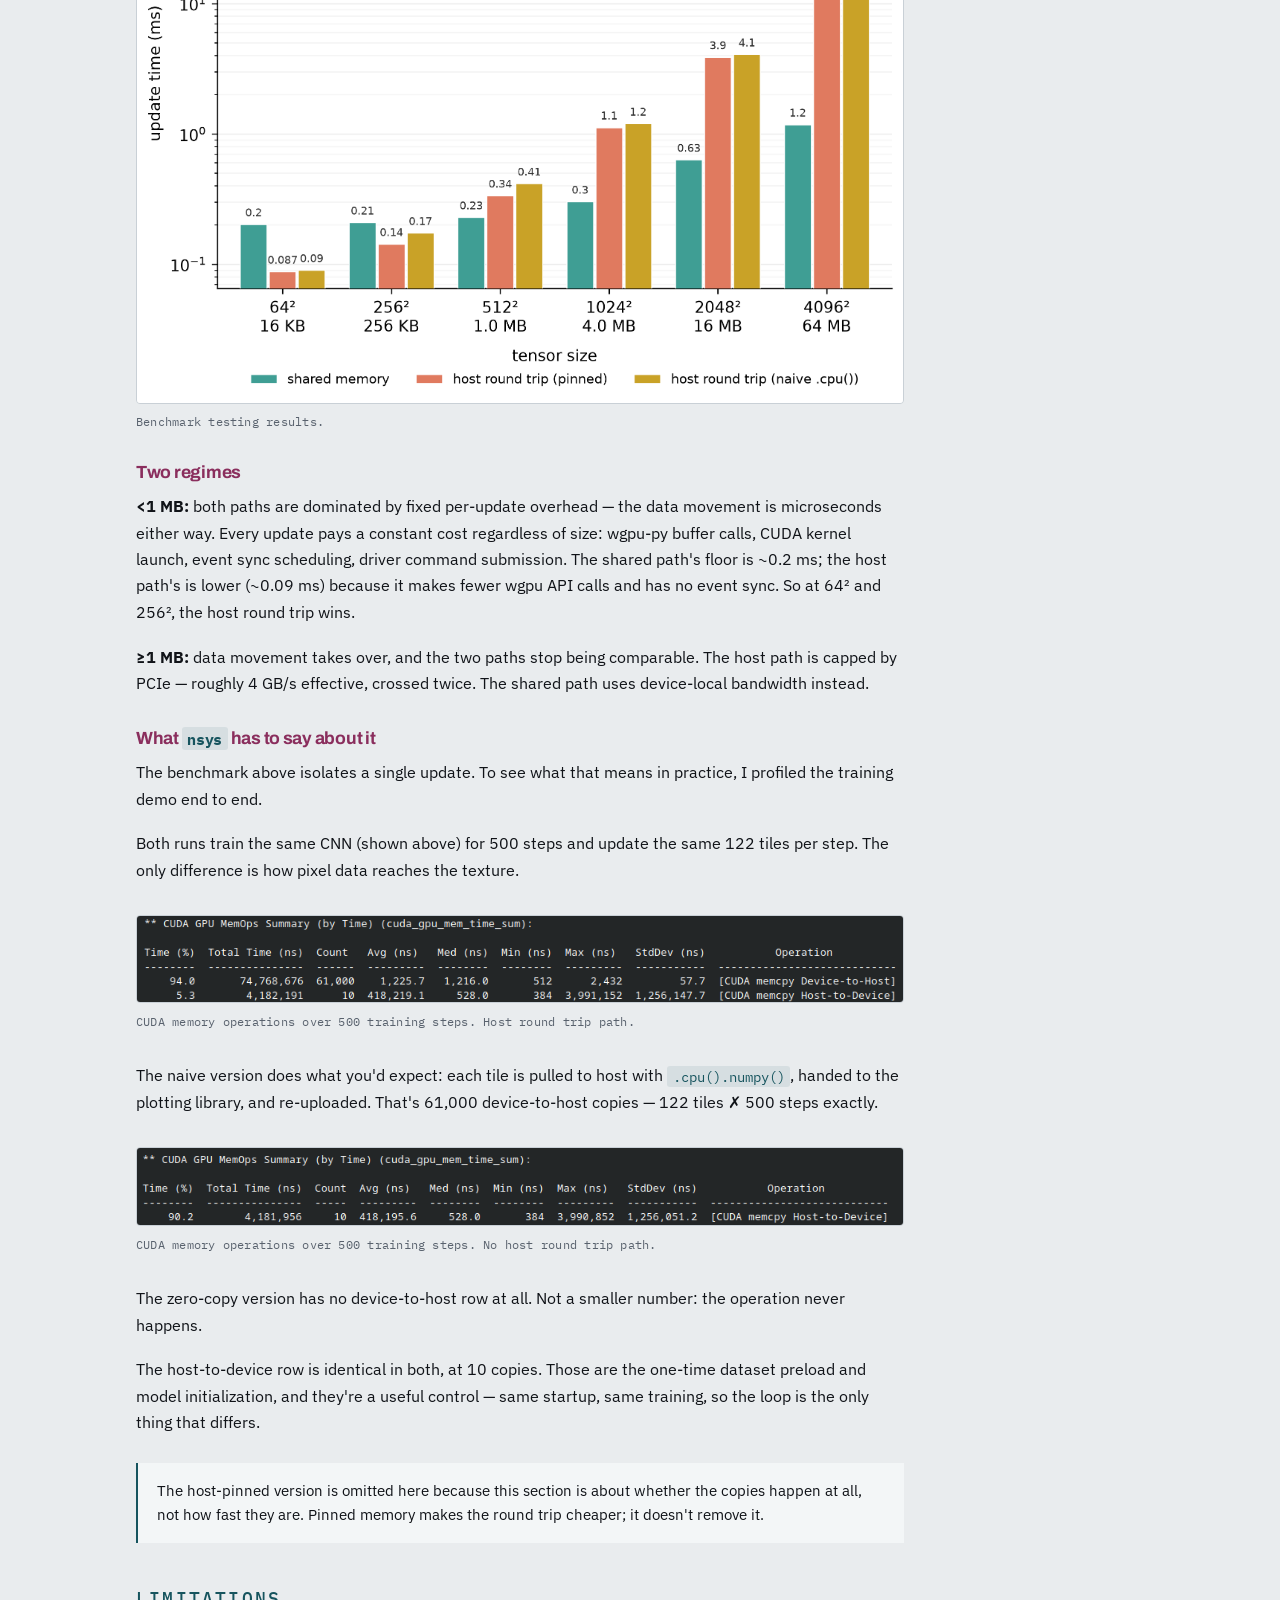
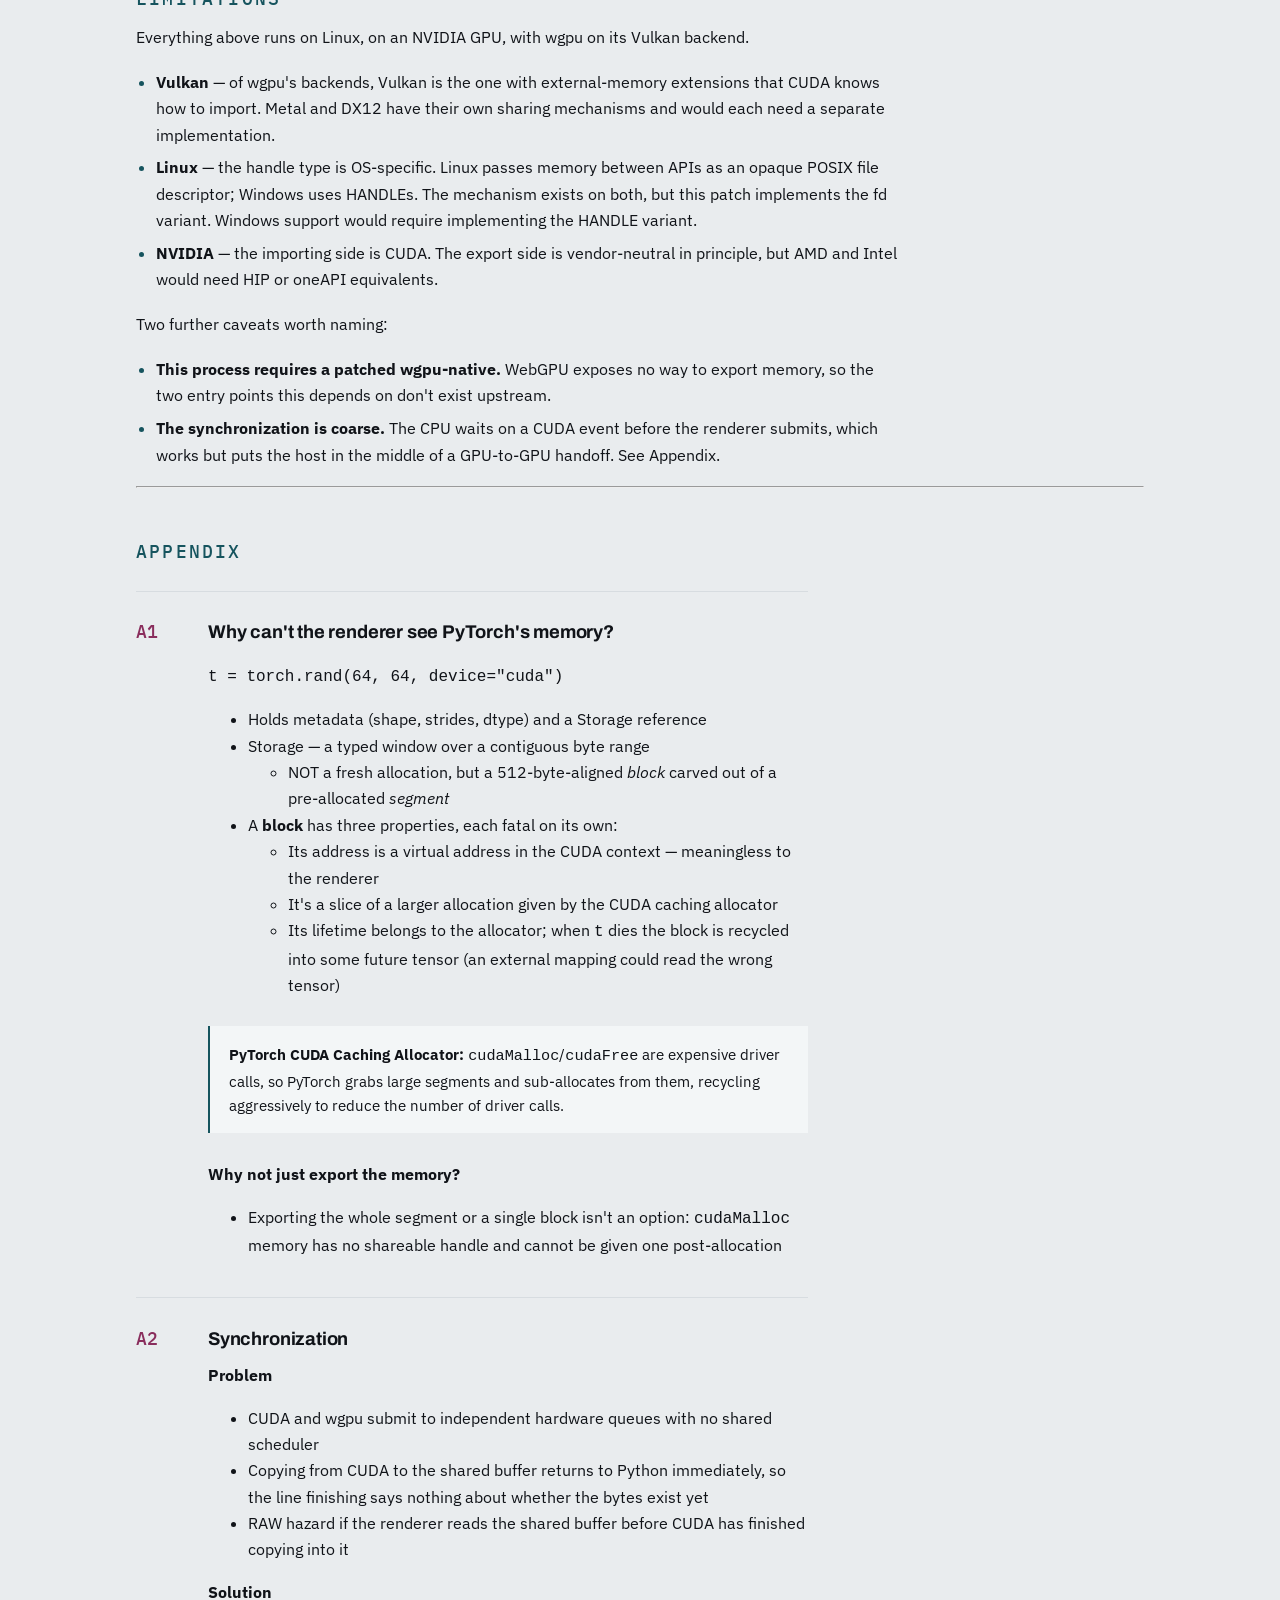
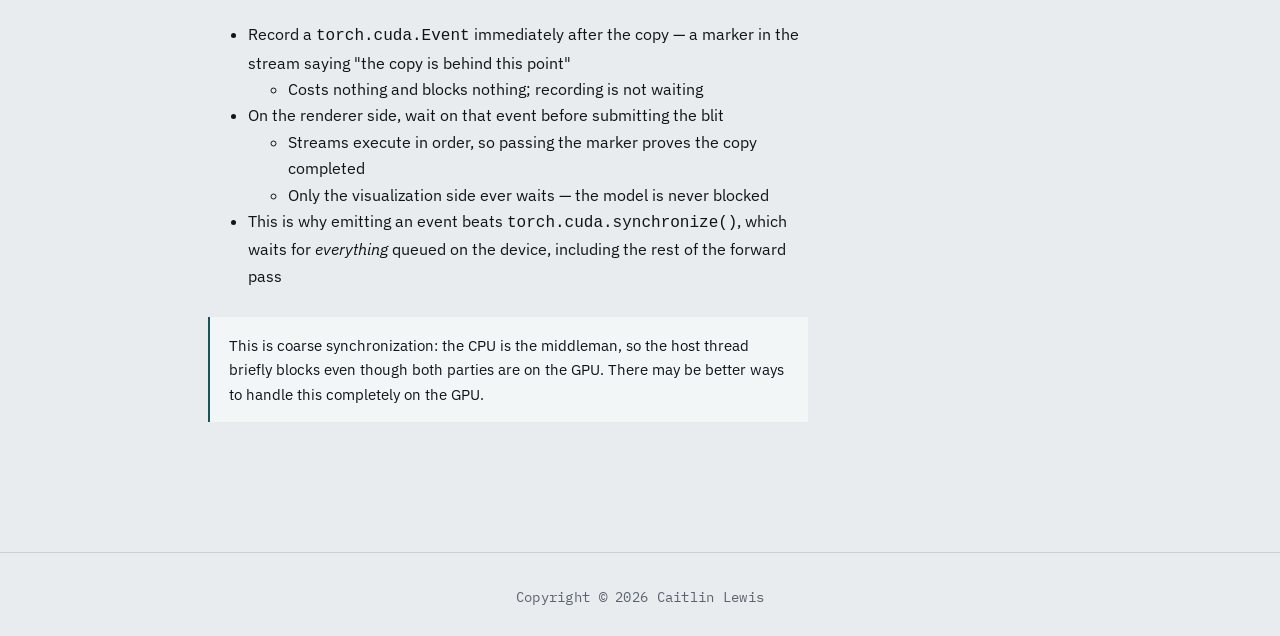
<file: research/pytorch-wgpu/index.html>
<!doctype html>
<html lang="en">
  <head>
    <meta charset="utf-8" />
    <meta name="viewport" content="width=device-width, initial-scale=1" />
    <title>Research</title>
    <link rel="preconnect" href="https://fonts.googleapis.com" />
    <link rel="preconnect" href="https://fonts.gstatic.com" crossorigin />
    <link
      href="https://fonts.googleapis.com/css2?family=Archivo:wght@500;700&family=IBM+Plex+Mono:wght@400;500&family=IBM+Plex+Sans:wght@400;500&display=swap"
      rel="stylesheet"
    />
    <link rel="stylesheet" href="/assets/css/main.css" />
  </head>

  <body>
    <!-- ===== HEADER  ===== -->
    <header class="masthead">
      <nav class="nav" id="sitenav" aria-label="Main">
        <a href="/">Home</a>
        <a href="/research/">Research</a>
        <a href="/career/">Career</a>
        <a href="/visualization/">Sci Viz</a>
        <a href="/books/">Books</a>
      </nav>
    </header>
    <!-- ===== /HEADER ===== -->

    <main class="shell" id="main">
      <a class="backlink" href="/research/">&larr; All posts</a>

      <header class="post-head">
        <p class="post-head__date">
          <time datetime="2026-08-25">Aug 25, 2026</time>
        </p>

        <h1 class="post-head__title">
          No host round trip PyTorch compute and viz
        </h1>

        <p class="post-head__desc">
          Getting CUDA and wgpu to agree on a buffer, and what nsys had to say
          about it.
        </p>

        <ul class="tags">
          <li>CUDA</li>
          <li>wgpu</li>
          <li>Profiling</li>
        </ul>
      </header>

      <article class="prose">
        <p>
          PyTorch tensors live on the GPU. So do the buffers a renderer draws
          from. Getting a tensor onto the screen, though, usually means a round
          trip through system memory and back. This post is about getting rid of
          that trip.
        </p>

        <figure class="viz-detail__media">
          <video
            src="/assets/video/mnist.mp4"
            controls
            muted
            loop
            playsinline
            preload="metadata"
          ></video>
          <figcaption>
            MNIST CNN training visualized in real time. Activations go straight
            from PyTorch tensors to GPU textures, never touching host memory.
          </figcaption>
        </figure>

        <h2>The problem</h2>
        <p>
          Drawing a GPU tensor normally costs two PCIe transfers: down through
          <code>.cpu()</code> and <code>.numpy()</code>, back up when the
          plotting library uploads it to render. Two transfers for data that
          never needed to move.
        </p>

        <figure>
          <img
            src="/assets/img/posts/host_rtt.png"
            alt="Diagram showing a PyTorch storage buffer on the GPU copied down to host memory and back up to a renderer texture, crossing PCIe twice."
            width="1240"
            height="400"
          />
          <figcaption>
            The standard path. Data already on the GPU is read back to host
            memory and uploaded again to be drawn.
          </figcaption>
        </figure>

        <p>
          For small tensors the cost is negligible. But it scales with tensor
          size &mdash; a 4096 &cross; 4096 attention matrix in fp32 is 64MB, so
          a single redraw shuffles 128MB across the bus to display something
          already sitting in GPU memory. And that's one frame. Visualizing
          changes to a tensor means paying it again on every update.
        </p>

        <h2>The solution</h2>
        <p>
          One GPU, two APIs. PyTorch computes through CUDA on NVIDIA cards; the
          pygfx renderer draws through Vulkan.
          <a class="apxref" id="ref-shared-memory" href="#apx-shared-memory"
            >They can't see each other's memory</a
          >, but they can be made to share a single allocation. With this
          framework, the tensor can reach the screen without ever leaving the
          card.
        </p>

        <figure>
          <img
            src="/assets/img/posts/no_host_rtt.png"
            alt="Diagram showing a PyTorch storage buffer on the GPU copied down to shared buffer and then to a renderer texture, no host round trip."
            width="1240"
            height="400"
          />
          <figcaption>
            The new path. Data already on the GPU stays on the GPU and is passed
            to the renderer via an on-GPU shared buffer.
          </figcaption>
        </figure>

        <p>
          <b>Three phases:</b> a setup handshake that runs once, a two-operation
          frame loop, and a teardown that cleans up.
        </p>

        <h3>1. Setup: creating a buffer that both APIs can address</h3>
        <p><i>Runs once per watched tensor.</i></p>

        <ul>
          <li>
            <strong>Allocate an exportable buffer in Vulkan</strong> &mdash; a
            patch to wgpu-native adding one entry point,
            <code>wgpuDeviceCreateExportableBuffer</code>
            <ul>
              <li>
                WebGPU is a portable API and exposes no way to export memory,
                but wgpu ships deliberate escape hatches down to the raw Vulkan
                device underneath
              </li>
              <li>
                The buffer is marked shareable at creation, with a dedicated
                allocation: one <code>VkDeviceMemory</code> for exactly one
                buffer
              </li>
              <li>
                It's then re-wrapped as an ordinary wgpu buffer so pygfx can
                bind to it
              </li>
            </ul>
          </li>
          <li>
            <strong>Export it as an opaque fd</strong> &mdash; the driver
            registers the allocation with the kernel as a file descriptor
          </li>
          <li>
            <strong>Import the fd into CUDA</strong> &mdash;
            <code>cuImportExternalMemory</code>, then map it to a device pointer
          </li>
          <li>
            <strong>Wrap the pointer as a torch tensor</strong> &mdash;
            PyTorch's Python API can't wrap a raw device pointer, so it's
            laundered through cupy's <code>UnownedMemory</code> (borrowing the
            address, never owning it) and DLPack, a zero-copy exchange protocol
            that hands torch a tensor whose storage points at that same address
          </li>
        </ul>

        <p>
          <b>The result:</b> one set of physical VRAM pages with two virtual
          mappings. A <code>VkBuffer</code> in Vulkan's world, an
          ordinary-looking CUDA tensor in PyTorch's.
        </p>

        <h3>2. Update: propagating model changes to the viz</h3>
        <p>
          <em>Two GPU operations per frame.</em>
        </p>

        <ul>
          <li>
            <strong>Copy the model tensor into the shared buffer</strong>
            &mdash; one fused CUDA kernel does cast, contiguity gather, and
            relocation in a single pass
          </li>
          <li>
            <strong>Signal completion</strong> &mdash; the renderer must not
            read the buffer until CUDA has finished writing it (<a
              class="apxref"
              id="ref-sync"
              href="#apx-sync"
              >synchronization, RAW hazard</a
            >)
            <ul>
              <li>
                CUDA and Vulkan submit to independent hardware queues with no
                shared scheduler; without this, the renderer can read a
                half-written buffer
              </li>
            </ul>
          </li>
          <li>
            <strong>Blit the buffer into the texture</strong>
            <ul>
              <li>
                The blit converts a linear layout of the shared buffer to the
                tiled layout textures are sampled from
              </li>
            </ul>
          </li>
          <li>
            <strong>Render</strong> &mdash; pygfx samples the texture and draws
          </li>
        </ul>

        <h3>3. Cleanup: freeing memory and references</h3>
        <ul>
          <li>
            <strong>Destroy CUDA references</strong>
            <ul>
              <li>
                Drop the torch view and cupy wrappers that reference the shared
                buffer
              </li>
              <li>Destroy the CUDA external memory mapping</li>
            </ul>
          </li>
          <li>
            <strong>Destroy Vulkan references</strong>
            <ul>
              <li>
                Destroy the <code>VkBuffer</code> (does not free the memory)
              </li>
              <li>Poll the device so in-flight work retires</li>
            </ul>
          </li>
          <li>
            <strong>Free physical memory</strong>
            <ul>
              <li>
                Free the actual physical pages of the shared buffer memory on
                the GPU
              </li>
            </ul>
          </li>
        </ul>

        <figure>
          <img
            src="/assets/img/posts/no_host_pipeline.png"
            alt="Diagram showing how no host RTT for PyTorch compute and viz works."
            width="300"
            height="400"
          />
          <figcaption>
            The steps. How no host round trip for PyTorch compute and viz works.
          </figcaption>
        </figure>

        <h2>The results</h2>
        <p>
          To find out what the shared path actually buys, I measured the full
          trip &mdash; CUDA tensor to rendered pygfx texture — across three
          implementations and six tensor sizes.
        </p>

        <h3>Three ways to get a tensor onto a texture</h3>

        <ul>
          <li>
            <strong>shared memory</strong> &mdash; copy into the dual-mapped
            buffer, then blit into a texture. Two device-side operations, zero
            host bytes.
          </li>
          <li>
            <strong>host (pinned)</strong> &mdash; device-to-host copy into a
            persistent pinned buffer, then upload back to the GPU. Page-locked
            memory lets the DMA engine read it directly, and the buffer is
            allocated once and reused. This is what a careful implementation
            looks like, included so the comparison is fair.
          </li>
          <li>
            <strong>host (naive)</strong> &mdash;
            <code>t.cpu().numpy()</code> every frame: a fresh pageable
            allocation, which the driver must must stage through an internal
            pinned buffer before it can DMA.
          </li>
        </ul>

        <p>
          All three end at the same destination &mdash; a real wgpu texture in
          the format pygfx samples &mdash; and all three are synchronous by
          construction, returning only when the pixels are ready.
        </p>

        <p>
          Each cell is the median of 100 updates after 20 warmup iterations,
          with conditions interleaved rather than run in blocks so thermal drift
          on a laptop can't systematically favor whichever ran first.
        </p>

        <figure>
          <img
            src="/assets/img/posts/no_host_fig.png"
            alt="Results of benchmark testing."
          />
          <figcaption>Benchmark testing results.</figcaption>
        </figure>

        <h3>Two regimes</h3>

        <p>
          <b>&lt;1&nbsp;MB:</b> both paths are dominated by fixed per-update
          overhead &mdash; the data movement is microseconds either way. Every
          update pays a constant cost regardless of size: wgpu-py buffer calls,
          CUDA kernel launch, event sync scheduling, driver command submission.
          The shared path's floor is ~0.2&nbsp;ms; the host path's is lower
          (~0.09&nbsp;ms) because it makes fewer wgpu API calls and has no event
          sync. So at 64&sup2; and 256&sup2;, the host round trip wins.
        </p>

        <p>
          <b>&ge;1&nbsp;MB:</b> data movement takes over, and the two paths stop
          being comparable. The host path is capped by PCIe &mdash; roughly
          4&nbsp;GB/s effective, crossed twice. The shared path uses
          device-local bandwidth instead.
        </p>

        <h3>What <code>nsys</code> has to say about it</h3>

        <p>
          The benchmark above isolates a single update. To see what that means
          in practice, I profiled the training demo end to end.
        </p>

        <p>
          Both runs train the same CNN (shown above) for 500 steps and update
          the same 122 tiles per step. The only difference is how pixel data
          reaches the texture.
        </p>

        <figure>
          <img src="/assets/img/posts/host_rtt_nsys.png" alt="nsys-host" />
          <figcaption>
            CUDA memory operations over 500 training steps. Host round trip
            path.
          </figcaption>
        </figure>

        <p>
          The naive version does what you'd expect: each tile is pulled to host
          with <code>.cpu().numpy()</code>, handed to the plotting library, and
          re-uploaded. That's 61,000 device-to-host copies — 122 tiles &cross;
          500 steps exactly.
        </p>

        <figure>
          <img src="/assets/img/posts/no_host_rtt_nsys.png" alt="nsys-shared" />
          <figcaption>
            CUDA memory operations over 500 training steps. No host round trip
            path.
          </figcaption>
        </figure>

        <p>
          The zero-copy version has no device-to-host row at all. Not a smaller
          number: the operation never happens.
        </p>

        <p>
          The host-to-device row is identical in both, at 10 copies. Those are
          the one-time dataset preload and model initialization, and they're a
          useful control — same startup, same training, so the loop is the only
          thing that differs.
        </p>

        <div class="side-note">
          <p>
            The host-pinned version is omitted here because this section is
            about whether the copies happen at all, not how fast they are.
            Pinned memory makes the round trip cheaper; it doesn't remove it.
          </p>
        </div>

        <h2>Limitations</h2>

        <p>
          Everything above runs on Linux, on an NVIDIA GPU, with wgpu on its
          Vulkan backend.
        </p>

        <ul>
          <li>
            <strong>Vulkan</strong> &mdash; of wgpu's backends, Vulkan is the
            one with external-memory extensions that CUDA knows how to import.
            Metal and DX12 have their own sharing mechanisms and would each need
            a separate implementation.
          </li>

          <li>
            <strong>Linux</strong> &mdash; the handle type is OS-specific. Linux
            passes memory between APIs as an opaque POSIX file descriptor;
            Windows uses HANDLEs. The mechanism exists on both, but this patch
            implements the fd variant. Windows support would require
            implementing the HANDLE variant.
          </li>

          <li>
            <strong>NVIDIA</strong> &mdash; the importing side is CUDA. The
            export side is vendor-neutral in principle, but AMD and Intel would
            need HIP or oneAPI equivalents.
          </li>
        </ul>

        <p>Two further caveats worth naming:</p>

        <ul>
          <li>
            <strong>This process requires a patched wgpu-native.</strong> WebGPU
            exposes no way to export memory, so the two entry points this
            depends on don't exist upstream.
          </li>

          <li>
            <strong>The synchronization is coarse.</strong> The CPU waits on a
            CUDA event before the renderer submits, which works but puts the
            host in the middle of a GPU-to-GPU handoff. See Appendix.
          </li>
        </ul>
      </article>

      <hr />

      <section class="appendix">
        <h2 class="appendix__head">Appendix</h2>

        <div class="apx" id="apx-shared-memory">
          <p class="apx__label">A1</p>
          <div class="apx__body">
            <h3 class="apx__title">
              Why can't the renderer see PyTorch's memory?
            </h3>
            <pre><code class="language-python">t = torch.rand(64, 64, device="cuda")</code></pre>

            <ul>
              <li>
                Holds metadata (shape, strides, dtype) and a Storage reference
              </li>
              <li>
                Storage &mdash; a typed window over a contiguous byte range
                <ul>
                  <li>
                    NOT a fresh allocation, but a 512-byte-aligned
                    <em>block</em> carved out of a pre-allocated
                    <em>segment</em>
                  </li>
                </ul>
              </li>
              <li>
                A <b>block</b> has three properties, each fatal on its own:
                <ul>
                  <li>
                    Its address is a virtual address in the CUDA context &mdash;
                    meaningless to the renderer
                  </li>
                  <li>
                    It's a slice of a larger allocation given by the CUDA
                    caching allocator
                  </li>
                  <li>
                    Its lifetime belongs to the allocator; when
                    <code>t</code> dies the block is recycled into some future
                    tensor (an external mapping could read the wrong tensor)
                  </li>
                </ul>
              </li>
            </ul>

            <div class="side-note">
              <p>
                <strong>PyTorch CUDA Caching Allocator:</strong>
                <code>cudaMalloc</code>/<code>cudaFree</code> are expensive
                driver calls, so PyTorch grabs large segments and sub-allocates
                from them, recycling aggressively to reduce the number of driver
                calls.
              </p>
            </div>

            <b>Why not just export the memory?</b>

            <ul>
              <li>
                Exporting the whole segment or a single block isn't an option:
                <code>cudaMalloc</code> memory has no shareable handle and
                cannot be given one post-allocation
              </li>
            </ul>
          </div>
        </div>

        <div class="apx" id="apx-sync">
          <p class="apx__label">A2</p>
          <div class="apx__body">
            <h3 class="apx__title">Synchronization</h3>
            <b>Problem</b>
            <ul>
              <li>
                CUDA and wgpu submit to independent hardware queues with no
                shared scheduler
              </li>
              <li>
                Copying from CUDA to the shared buffer returns to Python
                immediately, so the line finishing says nothing about whether
                the bytes exist yet
              </li>
              <li>
                RAW hazard if the renderer reads the shared buffer before CUDA
                has finished copying into it
              </li>
            </ul>

            <b>Solution</b>

            <ul>
              <li>
                Record a <code>torch.cuda.Event</code> immediately after the
                copy &mdash; a marker in the stream saying "the copy is behind
                this point"
                <ul>
                  <li>
                    Costs nothing and blocks nothing; recording is not waiting
                  </li>
                </ul>
              </li>
              <li>
                On the renderer side, wait on that event before submitting the
                blit
                <ul>
                  <li>
                    Streams execute in order, so passing the marker proves the
                    copy completed
                  </li>
                  <li>
                    Only the visualization side ever waits &mdash; the model is
                    never blocked
                  </li>
                </ul>
              </li>
              <li>
                This is why emitting an event beats
                <code>torch.cuda.synchronize()</code>, which waits for
                <em>everything</em> queued on the device, including the rest of
                the forward pass
              </li>
            </ul>

            <div class="side-note">
              <p>
                This is coarse synchronization: the CPU is the middleman, so the
                host thread briefly blocks even though both parties are on the
                GPU. There may be better ways to handle this completely on the
                GPU.
              </p>
            </div>
          </div>
        </div>
      </section>
    </main>

    <!-- ===== FOOTER  ===== -->
    <footer class="footer">
      <p class="footer__fine">
        Copyright &copy; <span id="year">2026</span> Caitlin Lewis
      </p>
    </footer>
    <!-- ===== /FOOTER ===== -->

    <script src="/assets/js/main.js" defer></script>
  </body>
</html>
</file>
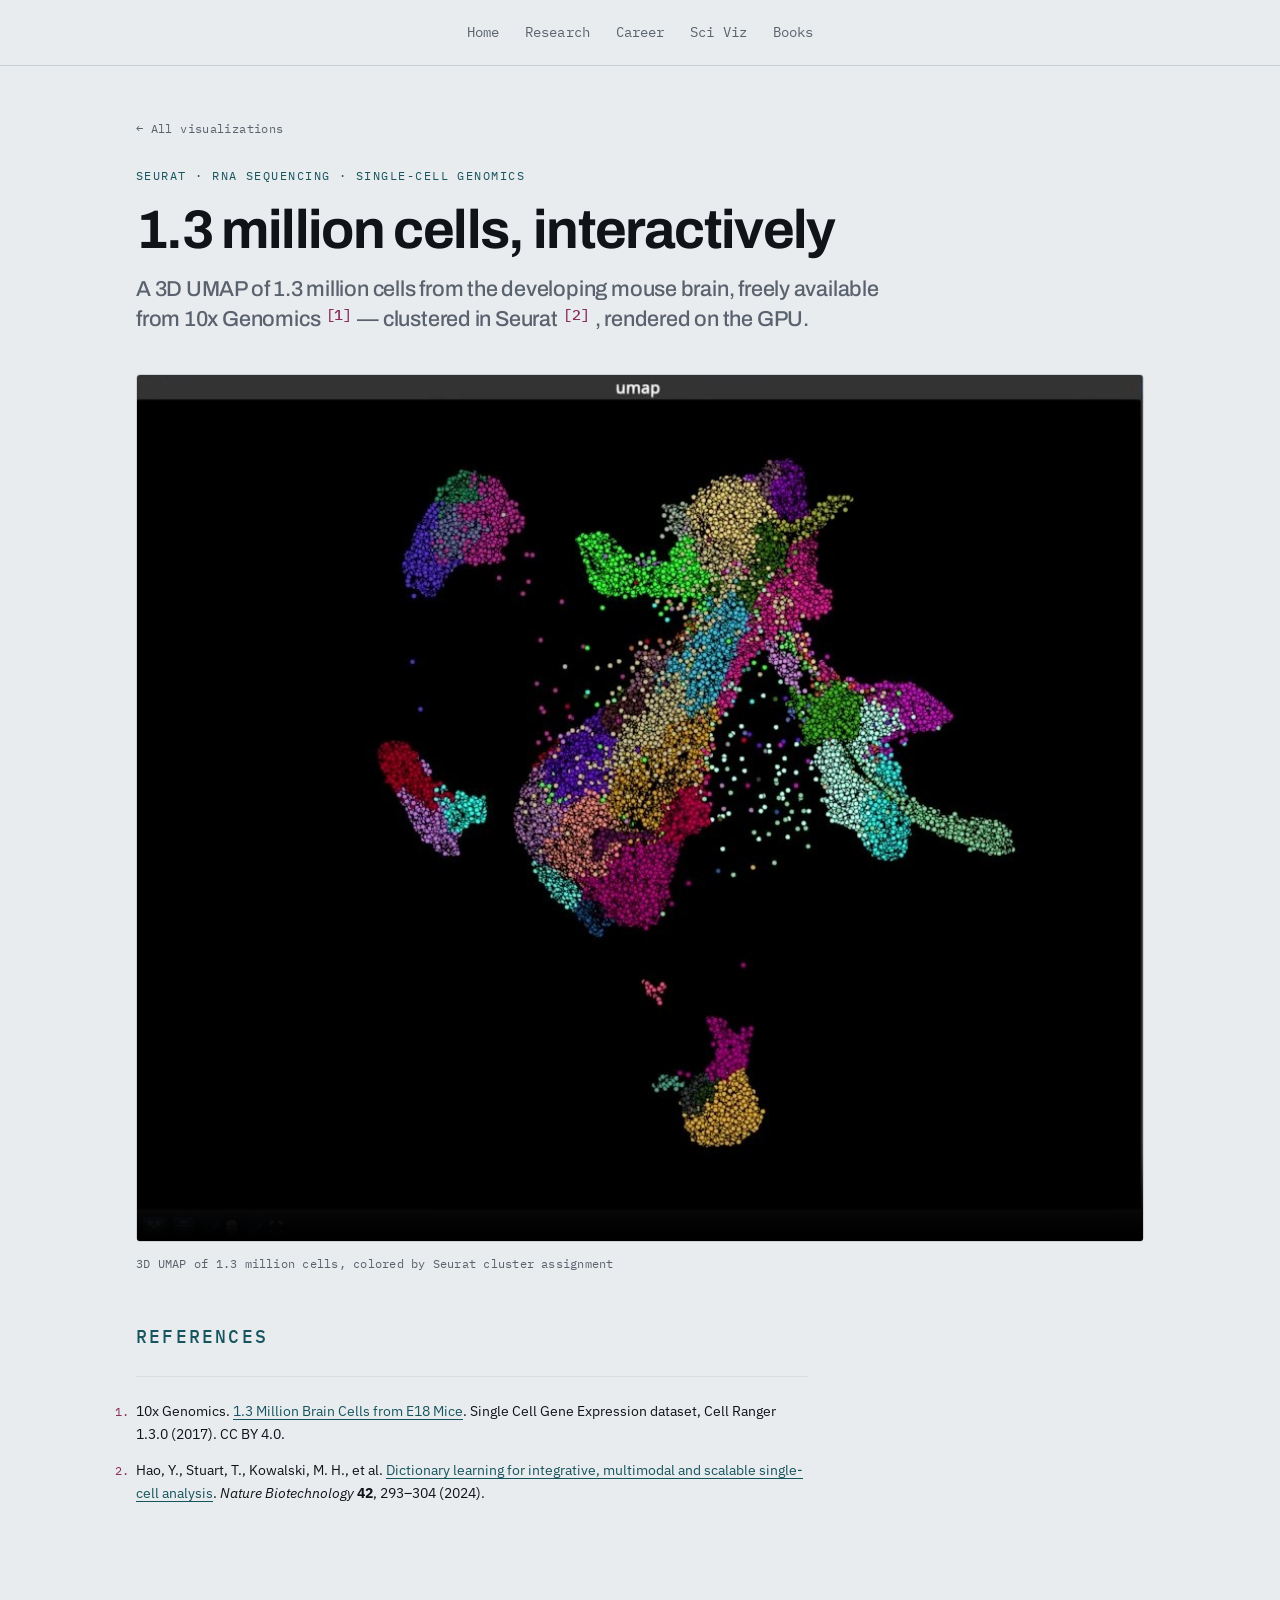
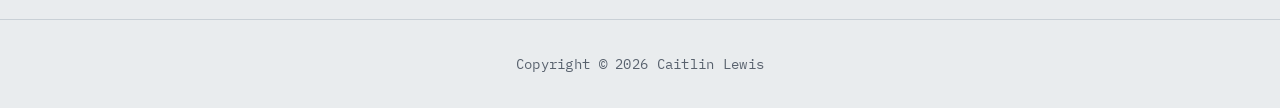
<file: visualization/3d-genomics/index.html>
<!doctype html>
<html lang="en">
  <head>
    <meta charset="utf-8" />
    <meta name="viewport" content="width=device-width, initial-scale=1" />
    <title>Viz</title>
    <link rel="preconnect" href="https://fonts.googleapis.com" />
    <link rel="preconnect" href="https://fonts.gstatic.com" crossorigin />
    <link
      href="https://fonts.googleapis.com/css2?family=Archivo:wght@500;700&family=IBM+Plex+Mono:wght@400;500&family=IBM+Plex+Sans:wght@400;500&display=swap"
      rel="stylesheet"
    />
    <link rel="stylesheet" href="/assets/css/main.css" />
  </head>

  <body>
    <!-- ===== HEADER  ===== -->
    <header class="masthead">
      <nav class="nav" id="sitenav" aria-label="Main">
        <a href="/">Home</a>
        <a href="/research/">Research</a>
        <a href="/career/">Career</a>
        <a href="/visualization/">Sci Viz</a>
        <a href="/books/">Books</a>
      </nav>
    </header>
    <!-- ===== /HEADER ===== -->

    <main class="shell" id="main">
      <a class="backlink" href="/visualization/">&larr; All visualizations</a>

      <p class="eyebrow">
        Seurat &middot; RNA sequencing &middot; single-cell genomics
      </p>
      <h1 class="page-title">1.3 million cells, interactively</h1>

      <p class="viz-detail__lede">
        A 3D UMAP of 1.3 million cells from the developing mouse brain, freely
        available from 10x Genomics
        <a class="citeref" id="ref-1" href="#cite-1">1</a> — clustered in Seurat
        <a class="citeref" id="ref-2" href="#cite-2">2</a>
        , rendered on the GPU.
      </p>

      <figure class="viz-detail__media">
        <video
          src="/assets/video/seurat.mp4"
          poster="/assets/img/seurat.jpg"
          controls
          muted
          loop
          playsinline
          preload="metadata"
        ></video>
        <figcaption>
          3D UMAP of 1.3 million cells, colored by Seurat cluster assignment
        </figcaption>
      </figure>

      <section class="refs" aria-labelledby="refs-head">
        <h2 class="appendix__head">References</h2>

        <ol class="refs__list">
          <li id="cite-1">
            10x Genomics.
            <a
              href="https://www.10xgenomics.com/datasets/1-3-million-brain-cells-from-e-18-mice-2-standard-1-3-0"
              target="_blank"
              rel="noopener noreferrer"
              >1.3 Million Brain Cells from E18 Mice</a
            >. Single Cell Gene Expression dataset, Cell Ranger 1.3.0 (2017). CC
            BY 4.0.
          </li>
          <li id="cite-2">
            Hao, Y., Stuart, T., Kowalski, M. H., et al.
            <a
              href="https://doi.org/10.1038/s41587-023-01767-y"
              target="_blank"
              rel="noopener noreferrer"
              >Dictionary learning for integrative, multimodal and scalable
              single-cell analysis</a
            >. <em>Nature Biotechnology</em> <strong>42</strong>, 293&ndash;304
            (2024).
          </li>
        </ol>
      </section>
    </main>

    <script src="/assets/js/viz.js" defer></script>

    <!-- ===== FOOTER  ===== -->
    <footer class="footer">
      <p class="footer__fine">
        Copyright &copy; <span id="year">2026</span> Caitlin Lewis
      </p>
    </footer>
    <!-- ===== /FOOTER ===== -->

    <script src="/assets/js/main.js" defer></script>
  </body>
</html>
</file>
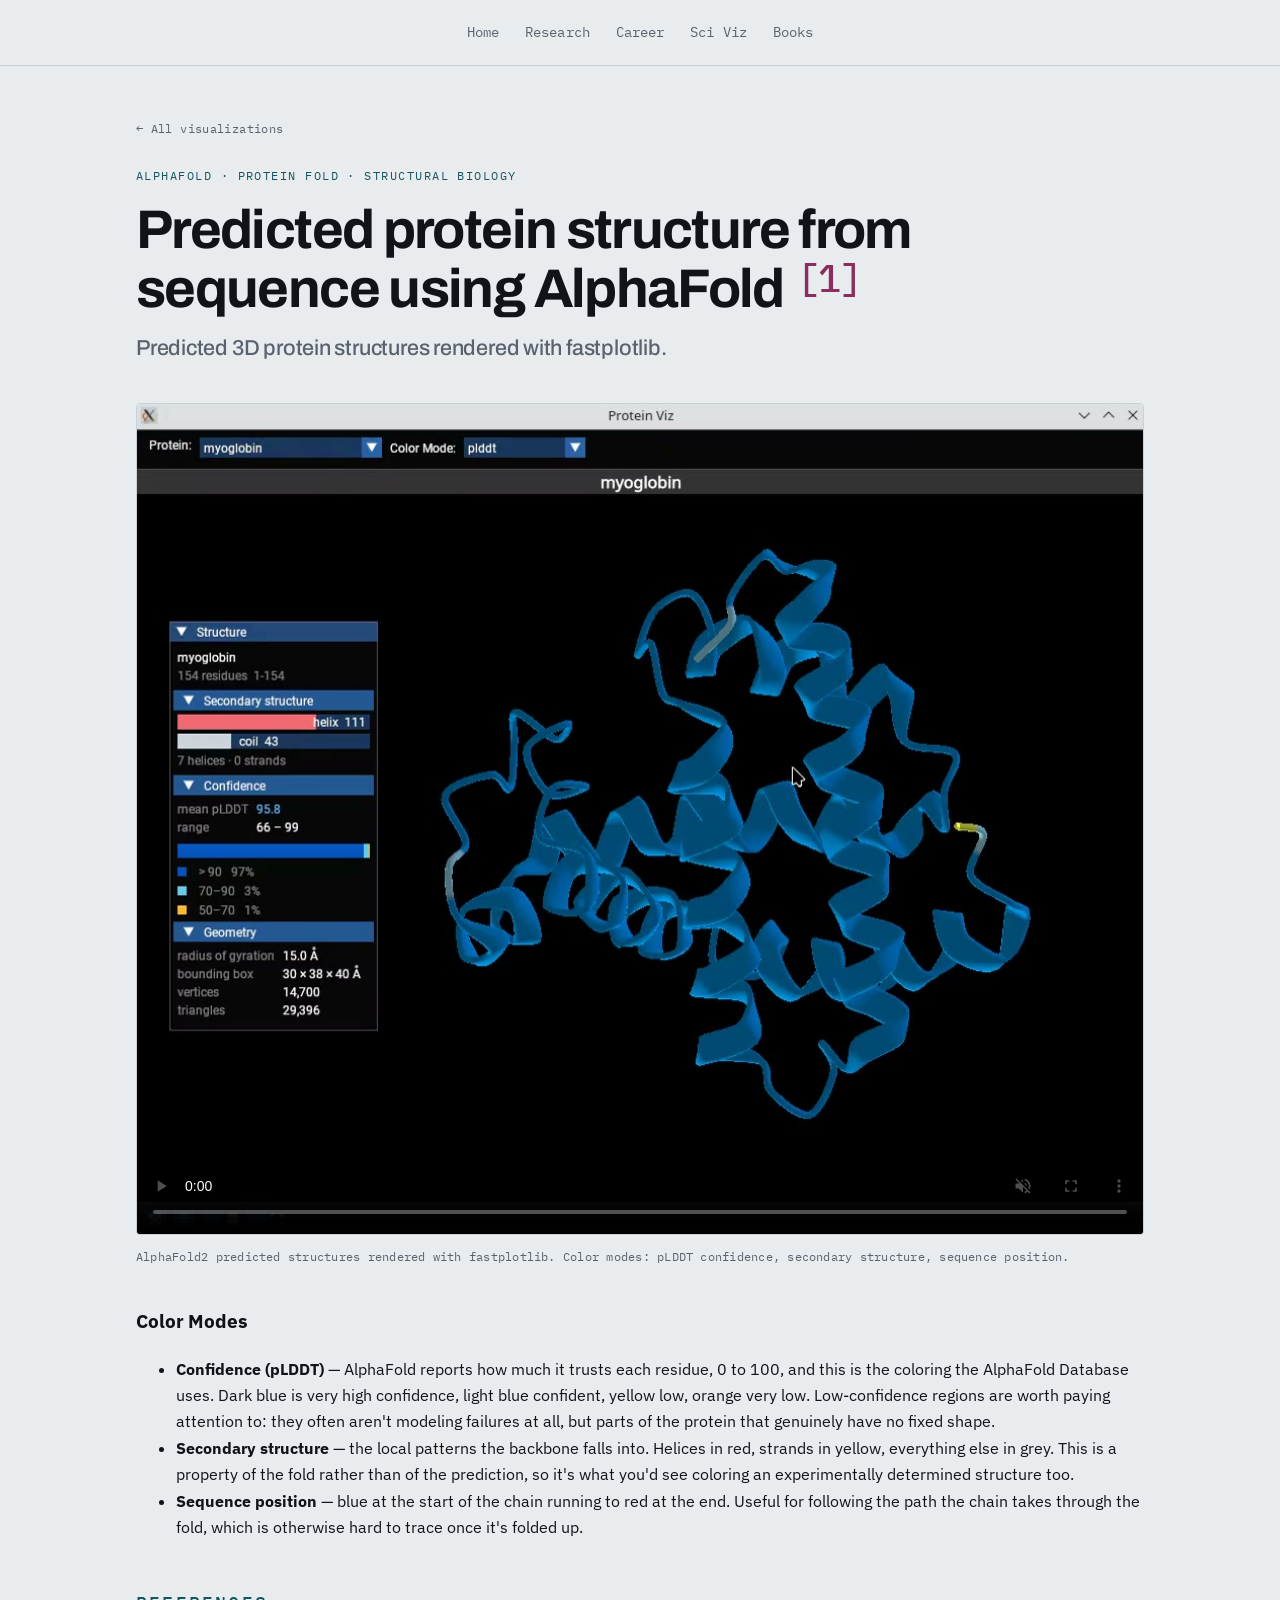
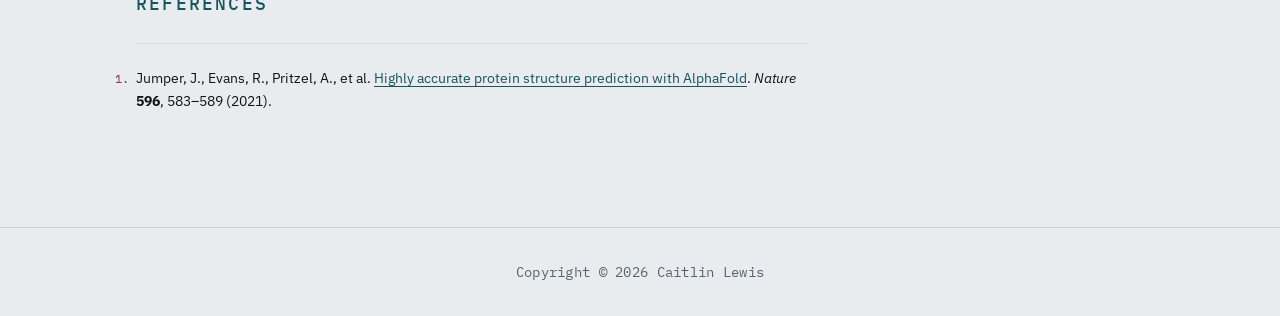
<file: visualization/alpha-fold/index.html>
<!doctype html>
<html lang="en">
  <head>
    <meta charset="utf-8" />
    <meta name="viewport" content="width=device-width, initial-scale=1" />
    <title>Viz</title>
    <link rel="preconnect" href="https://fonts.googleapis.com" />
    <link rel="preconnect" href="https://fonts.gstatic.com" crossorigin />
    <link
      href="https://fonts.googleapis.com/css2?family=Archivo:wght@500;700&family=IBM+Plex+Mono:wght@400;500&family=IBM+Plex+Sans:wght@400;500&display=swap"
      rel="stylesheet"
    />
    <link rel="stylesheet" href="/assets/css/main.css" />
  </head>

  <body>
    <!-- ===== HEADER  ===== -->
    <header class="masthead">
      <nav class="nav" id="sitenav" aria-label="Main">
        <a href="/">Home</a>
        <a href="/research/">Research</a>
        <a href="/career/">Career</a>
        <a href="/visualization/">Sci Viz</a>
        <a href="/books/">Books</a>
      </nav>
    </header>
    <!-- ===== /HEADER ===== -->

    <main class="shell" id="main">
      <a class="backlink" href="/visualization/">&larr; All visualizations</a>

      <p class="eyebrow">
        AlphaFold &middot; protein fold &middot; structural biology
      </p>
      <h1 class="page-title">
        Predicted protein structure from sequence using AlphaFold
        <a class="citeref" id="ref-1" href="#cite-1">1</a>
      </h1>

      <p class="viz-detail__lede">
        Predicted 3D protein structures rendered with fastplotlib.
      </p>

      <figure class="viz-detail__media">
        <video
          src="/assets/video/alpha-fold.mp4"
          poster="/assets/img/alpha-fold.jpg"
          controls
          muted
          loop
          playsinline
          preload="metadata"
        ></video>
        <figcaption>
          AlphaFold2 predicted structures rendered with fastplotlib. Color
          modes: pLDDT confidence, secondary structure, sequence position.
        </figcaption>
      </figure>

      <div>
        <h3>Color Modes</h3>

        <ul>
          <li>
            <strong>Confidence (pLDDT)</strong> — AlphaFold reports how much it
            trusts each residue, 0 to 100, and this is the coloring the
            AlphaFold Database uses. Dark blue is very high confidence, light
            blue confident, yellow low, orange very low. Low-confidence regions
            are worth paying attention to: they often aren't modeling failures
            at all, but parts of the protein that genuinely have no fixed shape.
          </li>
          <li>
            <strong>Secondary structure</strong> — the local patterns the
            backbone falls into. Helices in red, strands in yellow, everything
            else in grey. This is a property of the fold rather than of the
            prediction, so it's what you'd see coloring an experimentally
            determined structure too.
          </li>
          <li>
            <strong>Sequence position</strong> — blue at the start of the chain
            running to red at the end. Useful for following the path the chain
            takes through the fold, which is otherwise hard to trace once it's
            folded up.
          </li>
        </ul>
      </div>

      <section class="refs" aria-labelledby="refs-head">
        <h2 class="appendix__head">References</h2>

        <ol class="refs__list">
          <li id="cite-1">
            Jumper, J., Evans, R., Pritzel, A., et al.
            <a
              href="https://doi.org/10.1038/s41586-021-03819-2"
              target="_blank"
              rel="noopener noreferrer"
              >Highly accurate protein structure prediction with AlphaFold</a
            >. <em>Nature</em> <strong>596</strong>, 583&ndash;589 (2021).
          </li>
        </ol>
      </section>
    </main>

    <script src="/assets/js/viz.js" defer></script>

    <!-- ===== FOOTER  ===== -->
    <footer class="footer">
      <p class="footer__fine">
        Copyright &copy; <span id="year">2026</span> Caitlin Lewis
      </p>
    </footer>
    <!-- ===== /FOOTER ===== -->

    <script src="/assets/js/main.js" defer></script>
  </body>
</html>
</file>
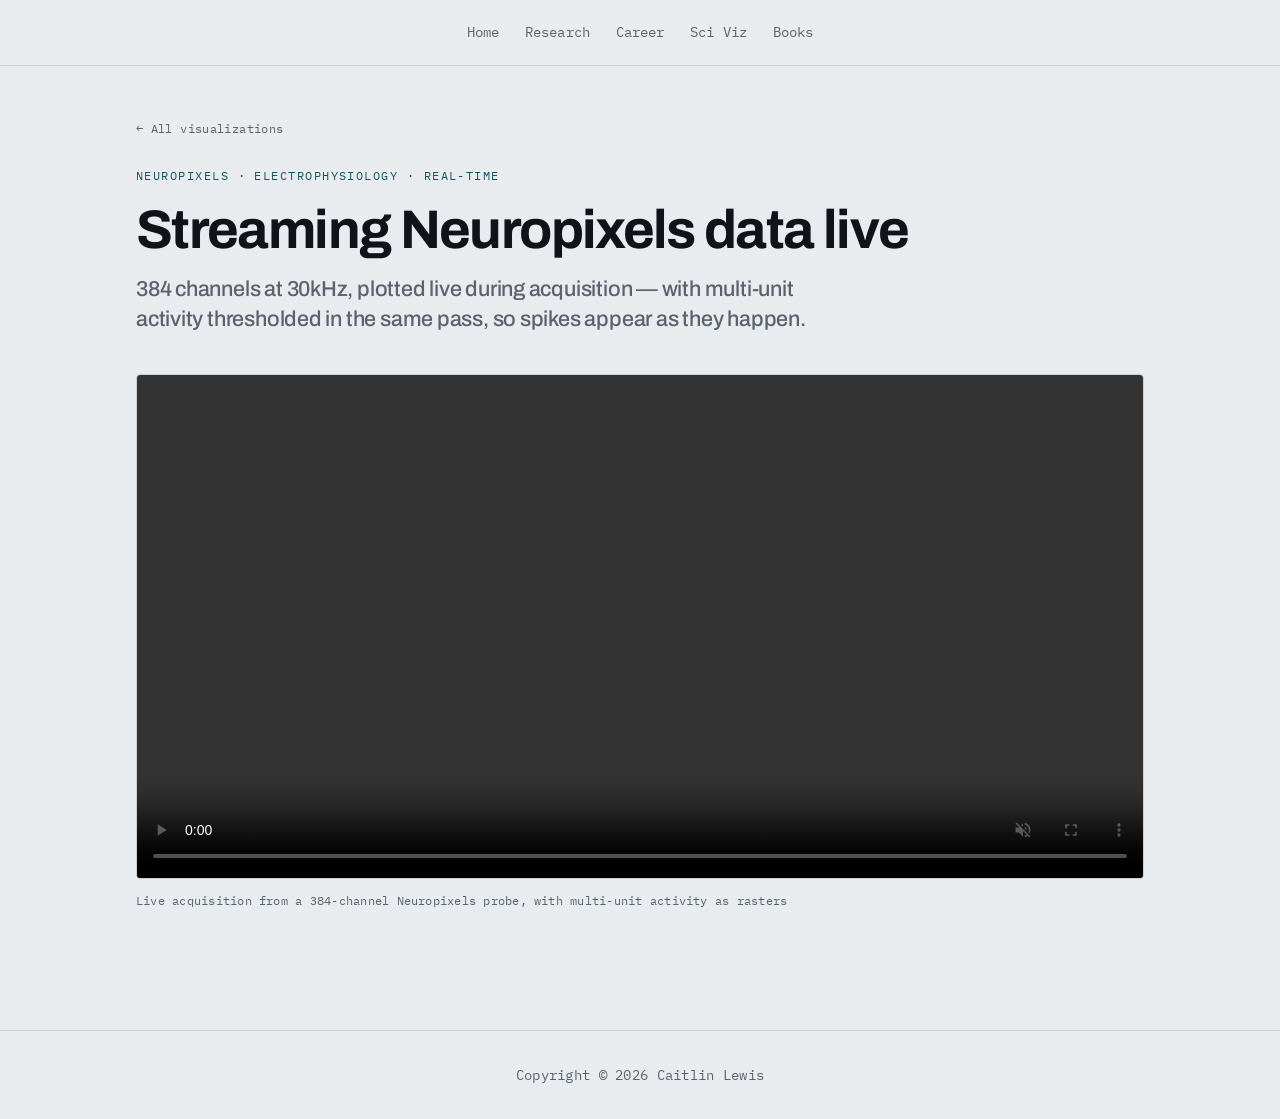
<file: visualization/spike-raster/index.html>
<!doctype html>
<html lang="en">
  <head>
    <meta charset="utf-8" />
    <meta name="viewport" content="width=device-width, initial-scale=1" />
    <title>Viz</title>
    <link rel="preconnect" href="https://fonts.googleapis.com" />
    <link rel="preconnect" href="https://fonts.gstatic.com" crossorigin />
    <link
      href="https://fonts.googleapis.com/css2?family=Archivo:wght@500;700&family=IBM+Plex+Mono:wght@400;500&family=IBM+Plex+Sans:wght@400;500&display=swap"
      rel="stylesheet"
    />
    <link rel="stylesheet" href="/assets/css/main.css" />
  </head>

  <body>
    <!-- ===== HEADER  ===== -->
    <header class="masthead">
      <nav class="nav" id="sitenav" aria-label="Main">
        <a href="/">Home</a>
        <a href="/research/">Research</a>
        <a href="/career/">Career</a>
        <a href="/visualization/">Sci Viz</a>
        <a href="/books/">Books</a>
      </nav>
    </header>
    <!-- ===== /HEADER ===== -->

    <main class="shell" id="main">
      <a class="backlink" href="/visualization/">&larr; All visualizations</a>

      <p class="eyebrow">
        Neuropixels &middot; electrophysiology &middot; real-time
      </p>
      <h1 class="page-title">Streaming Neuropixels data live</h1>

      <p class="viz-detail__lede">
        384 channels at 30kHz, plotted live during acquisition — with multi-unit
        activity thresholded in the same pass, so spikes appear as they happen.
      </p>

      <figure class="viz-detail__media">
        <video
          src="/assets/video/real-spike.mp4"
          controls
          muted
          loop
          playsinline
          preload="metadata"
        ></video>
        <figcaption>
          Live acquisition from a 384-channel Neuropixels probe, with multi-unit
          activity as rasters
        </figcaption>
      </figure>
    </main>

    <script src="/assets/js/viz.js" defer></script>

    <!-- ===== FOOTER  ===== -->
    <footer class="footer">
      <p class="footer__fine">
        Copyright &copy; <span id="year">2026</span> Caitlin Lewis
      </p>
    </footer>
    <!-- ===== /FOOTER ===== -->

    <script src="/assets/js/main.js" defer></script>
  </body>
</html>
</file>
<file: assets/css/main.css>
:root {
  /* Palette: cool paper, blue-black ink, deep teal, plum accent */
  --paper: #e9ecee;
  --card: #ffffff;
  --ink: #101318;
  --muted: #59626e;
  --line: #c9d0d6;
  --accent: #16545e;
  --accent-soft: #1d6b77;
  --spark: #8a2e5d;

  /* Type */
  --display: "Archivo", system-ui, sans-serif;
  --body: "IBM Plex Sans", system-ui, sans-serif;
  --mono: "IBM Plex Mono", ui-monospace, monospace;

  /* Rhythm */
  --gutter: 1.5rem;
  --measure: 68rem;
  --shell-y: 1.1rem;
}

@media (min-width: 48rem) {
  :root {
    --gutter: 2.5rem;
  }
}

/* ---- Reset ----------------------------------------------- */
*,
*::before,
*::after {
  box-sizing: border-box;
}

html {
  -webkit-text-size-adjust: 100%;
}

body {
  margin: 0;
  min-height: 100vh; /* fallback */
  min-height: 100dvh; /* ignores mobile URL-bar collapse */
  display: flex;
  flex-direction: column;
  background: var(--paper);
  color: var(--ink);
  font-family: var(--body);
  font-size: 1rem;
  line-height: 1.65;
  -webkit-font-smoothing: antialiased;
}

img {
  max-width: 100%;
  height: auto;
  display: block;
}

a {
  color: var(--accent);
  text-underline-offset: 0.18em;
  text-decoration-thickness: 1px;
}

a:hover {
  color: var(--spark);
}

:focus-visible {
  outline: 2px solid var(--spark);
  outline-offset: 3px;
  border-radius: 2px;
}

/* ============================================================
   Header 
   ============================================================ */

.masthead {
  position: sticky;
  top: 0;
  z-index: 50;
  padding: var(--shell-y) var(--gutter);
  background: color-mix(in srgb, var(--paper) 88%, transparent);
  backdrop-filter: blur(8px);
  border-bottom: 1px solid var(--line);
}

.nav {
  display: flex;
  flex-wrap: wrap;
  justify-content: center;
  align-items: center;
  gap: 0.5rem 1.6rem;
  max-width: var(--measure);
  margin-inline: auto;
}

.nav a {
  padding: 0.15rem 0;
  color: var(--muted);
  text-decoration: none;
  font-family: var(--mono);
  font-size: 0.9rem;
  letter-spacing: 0.01em;
  border-bottom: 1px solid transparent;
}

.nav a:hover {
  color: var(--ink);
  border-bottom-color: var(--line);
}

.nav a[aria-current="page"] {
  color: var(--ink);
  font-weight: 500;
  border-bottom-color: var(--spark);
}

@media (max-width: 34rem) {
  .nav {
    gap: 0.4rem 1.1rem;
    font-size: 0.8rem;
  }
}

/* ============================================================
   Main
   ============================================================ */
.shell {
  flex: 1;
  width: 100%;
  max-width: var(--measure);
  margin-inline: auto;
  padding: 3rem var(--gutter) 5rem;
}

.eyebrow {
  margin: 0 0 0.9rem;
  font-family: var(--mono);
  font-size: 0.76rem;
  letter-spacing: 0.12em;
  text-transform: uppercase;
  color: var(--accent);
}

.page-title {
  margin: 0 0 1rem;
  font-family: var(--display);
  font-weight: 700;
  font-size: clamp(2.1rem, 6vw, 3.4rem);
  line-height: 1.05;
  letter-spacing: -0.03em;
}

/* ============================================================
   Footer
   ============================================================ */
.footer {
  padding: 2rem var(--gutter);
  border-top: 1px solid var(--line);
}

.footer__fine {
  max-width: var(--measure);
  margin: 0 auto;
  text-align: center;
  font-family: var(--mono);
  font-size: 0.9rem;
  letter-spacing: 0.02em;
  color: var(--muted);
}

/* ============================================================
   Homepage intro
   ============================================================ */
.intro {
  display: grid;
  gap: 2.5rem 3.5rem;
  align-items: start;
  margin-top: 2.5rem;
}

@media (min-width: 52rem) {
  .intro {
    grid-template-columns: minmax(0, 17rem) minmax(0, 1fr);
  }
}

/* ---- Left column ----------------------------------------- */

.portrait {
  width: 100%;
  max-width: 15rem;
  aspect-ratio: 1;
  border-radius: 50%;
  object-fit: cover;
  background: var(--card);
  /* soft ring instead of a hard border */
  box-shadow:
    0 0 0 1px var(--line),
    0 0 0 9px color-mix(in srgb, var(--accent) 7%, transparent);
}

.intro__card {
  display: flex;
  flex-direction: column;
  align-items: center; /* was flex-start */
  gap: 1.1rem;
}

.intro__name {
  margin: 0.35rem 0 0;
  font-family: var(--display);
  font-weight: 700;
  font-size: clamp(1.6rem, 3.4vw, 2.15rem);
  line-height: 1.05;
  letter-spacing: -0.025em;
  text-align: center; /* add */
}

.social {
  display: flex;
  gap: 0.9rem;
  margin: 0;
  padding: 0;
  list-style: none;
}

.social a {
  display: grid;
  place-items: center;
  width: 2.4rem;
  height: 2.4rem;
  color: var(--muted);
  border-radius: 50%;
  transition:
    color 0.15s ease,
    background-color 0.15s ease;
}

.social a:hover {
  color: var(--spark);
  background: color-mix(in srgb, var(--spark) 10%, transparent);
}

.social svg {
  width: 2.05rem;
  height: 2.05rem;
}

/* ---- Right column ---------------------------------------- */
.intro__body {
  max-width: 42rem;
}

.lede {
  margin: 0 0 1.4rem;
  font-family: var(--display);
  font-weight: 500;
  font-size: clamp(1.35rem, 2.6vw, 1.75rem);
  line-height: 1.3;
  letter-spacing: -0.015em;
  color: var(--ink);
  text-wrap: balance;
}

.intro__body p {
  margin: 0 0 1.1rem;
  color: var(--muted);
}

/* ---- Currently ------------------------------------------- */
.now {
  display: grid;
  gap: 0;
  margin: 2rem 0 0;
  border-top: 1px solid var(--line);
}

.now > div {
  display: grid;
  grid-template-columns: 8.5rem minmax(0, 1fr);
  gap: 1rem;
  padding: 0.7rem 0;
  border-bottom: 1px solid color-mix(in srgb, var(--line) 55%, transparent);
}

.now dt {
  font-family: var(--mono);
  font-size: 0.74rem;
  letter-spacing: 0.1em;
  text-transform: uppercase;
  color: var(--accent);
  padding-top: 0.15rem;
}

.now dd {
  margin: 0;
  font-size: 0.95rem;
}

@media (max-width: 34rem) {
  .now > div {
    grid-template-columns: 1fr;
    gap: 0.15rem;
  }
}

/* ============================================================
   CV / Career page
   ============================================================ */
.cv-head {
  display: flex;
  flex-wrap: wrap;
  align-items: end;
  justify-content: space-between;
  gap: 1.25rem;
  padding-bottom: 1.75rem;
  border-bottom: 1px solid var(--line);
}

.cv-head__sub {
  margin: 0;
  color: var(--muted);
  line-height: 1.6;
}

.btn {
  display: inline-block;
  padding: 0.5rem 1rem;
  border: 1px solid var(--accent);
  border-radius: 999px;
  color: var(--accent);
  text-decoration: none;
  font-family: var(--mono);
  font-size: 0.78rem;
  letter-spacing: 0.04em;
  white-space: nowrap;
  transition:
    color 0.15s ease,
    background-color 0.15s ease,
    border-color 0.15s ease;
}

.btn:hover {
  color: var(--paper);
  background: var(--accent);
  border-color: var(--accent);
}

/* ---- Sections -------------------------------------------- */
.cv-section {
  margin-top: 3rem;
}

.cv-section__title {
  margin: 0 0 1.25rem;
  font-family: var(--mono);
  font-size: 0.76rem;
  font-weight: 500;
  letter-spacing: 0.12em;
  text-transform: uppercase;
  color: var(--accent);
}

/* ---- Timeline entries ------------------------------------ */
.cv-entry {
  display: grid;
  gap: 0.35rem 1.75rem;
  padding: 0 0 1.5rem;
}

@media (min-width: 44rem) {
  .cv-entry {
    grid-template-columns: 6.5rem minmax(0, 1fr);
  }

  .cv-entry__body {
    padding-left: 1.75rem;
    border-left: 1px solid var(--line);
  }
}

.cv-entry__date {
  margin: 0;
  font-family: var(--mono);
  font-size: 0.78rem;
  line-height: 1.45;
  color: var(--muted);
  padding-top: 0.2rem;
}

.cv-entry__role {
  margin: 0 0 0.2rem;
  font-family: var(--display);
  font-weight: 700;
  font-size: 1.05rem;
  letter-spacing: -0.01em;
}

.cv-entry__org {
  margin: 0;
  font-weight: 500;
}

.cv-entry__meta {
  margin: 0.15rem 0 0;
  font-size: 0.88rem;
  color: var(--muted);
}

.cv-entry__desc {
  margin: 0.5rem 0 0;
  font-size: 0.95rem;
  color: var(--muted);
}

/* ---- Tag pills ------------------------------------------- */
.tags {
  display: flex;
  flex-wrap: wrap;
  gap: 0.4rem;
  margin: 0.7rem 0 0;
  padding: 0;
  list-style: none;
}

.tags li {
  padding: 0.15rem 0.55rem;
  border-radius: 999px;
  background: color-mix(in srgb, var(--accent) 9%, transparent);
  color: var(--accent);
  font-family: var(--mono);
  font-size: 0.7rem;
  letter-spacing: 0.03em;
}

/* ---- Skills ---------------------------------------------- */
.skills {
  display: grid;
  gap: 0;
  margin: 0;
  border-top: 1px solid var(--line);
}

.skills > div {
  display: grid;
  gap: 0.15rem 1rem;
  padding: 0.7rem 0;
  border-bottom: 1px solid color-mix(in srgb, var(--line) 55%, transparent);
}

@media (min-width: 44rem) {
  .skills > div {
    grid-template-columns: 10rem minmax(0, 1fr);
  }
}

.skills dt {
  font-family: var(--mono);
  font-size: 0.74rem;
  letter-spacing: 0.08em;
  text-transform: uppercase;
  color: var(--muted);
  padding-top: 0.15rem;
}

.skills dd {
  margin: 0;
  font-size: 0.95rem;
}

/* ---- Awards ---------------------------------------------- */
.awards {
  margin: 0;
  padding: 0;
  list-style: none;
}

.awards li {
  display: flex;
  flex-wrap: wrap;
  align-items: baseline;
  gap: 0.6rem;
  padding: 0.55rem 0;
  border-bottom: 1px solid color-mix(in srgb, var(--line) 55%, transparent);
}

.awards__star {
  color: var(--spark);
}

.awards__name {
  font-weight: 500;
}

.awards__when {
  margin-left: auto;
  font-family: var(--mono);
  font-size: 0.78rem;
  color: var(--muted);
}

/* ---- Publications ---------------------------------------- */
.pub {
  display: grid;
  gap: 0.35rem 1.75rem;
  padding: 0 0 1.4rem;
}

@media (min-width: 44rem) {
  .pub {
    grid-template-columns: 6.5rem minmax(0, 1fr);
  }
}

.pub__venue {
  margin: 0;
  padding-top: 0.15rem;
  font-family: var(--mono);
  font-size: 0.72rem;
  letter-spacing: 0.04em;
  color: var(--spark);
}

.pub__title {
  margin: 0 0 0.25rem;
  font-family: var(--display);
  font-weight: 500;
  font-size: 1.02rem;
  line-height: 1.35;
}

.pub__authors {
  margin: 0;
  font-size: 0.9rem;
  color: var(--muted);
}

/* ============================================================
   Books
   ============================================================ */
.books__intro {
  max-width: 36rem;
  margin: 0 0 3rem;
  color: var(--muted);
}

.shelf {
  margin-bottom: 3rem;
}

.shelf__year {
  margin: 0 0 1rem;
  font-family: var(--mono);
  font-size: 0.78rem;
  font-weight: 500;
  letter-spacing: 0.12em;
  color: var(--accent);
  padding-bottom: 0.6rem;
  border-bottom: 1px solid var(--line);
}

.shelf__empty {
  margin: 0;
  font-size: 0.9rem;
  color: var(--muted);
}

/* ---- Scrolling track ------------------------------------- */
.shelf__track {
  display: flex;
  gap: 1rem;
  margin: 0;
  padding: 0 0 1rem;
  list-style: none;
  overflow-x: auto;
  scroll-snap-type: x proximity;
  scrollbar-width: thin;
  scrollbar-color: var(--line) transparent;
}

.shelf__track::-webkit-scrollbar {
  height: 6px;
}

.shelf__track::-webkit-scrollbar-thumb {
  background: var(--line);
  border-radius: 999px;
}

.shelf__track li {
  flex: 0 0 auto;
  scroll-snap-align: start;
}

/* ---- Book cover ------------------------------------------ */
.book {
  display: block;
  border-radius: 3px;
  overflow: hidden;
  transition:
    transform 0.18s ease,
    box-shadow 0.18s ease;
  box-shadow: 0 1px 3px rgb(16 19 24 / 12%);
}

.book:hover,
.book:focus-visible {
  transform: translateY(-4px);
  box-shadow: 0 8px 20px rgb(16 19 24 / 18%);
}

.book__cover {
  width: 8.5rem;
  height: 12.75rem;
  object-fit: cover;
  background: var(--card);
}

.book--nocover {
  display: flex;
  flex-direction: column;
  align-items: center;
  justify-content: center;
  gap: 0.6rem;
  width: 8.5rem;
  height: 12.75rem;
  padding: 1.1rem 0.9rem;
  background: var(--card);
  border: 1px solid var(--line);
  text-align: center;
  text-decoration: none;
}

.book__title {
  font-family: var(--display);
  font-weight: 700;
  font-size: 0.9rem;
  line-height: 1.2;
  letter-spacing: -0.01em;
  color: var(--ink);
  text-wrap: balance;
}

.book__author {
  font-family: var(--mono);
  font-size: 0.68rem;
  letter-spacing: 0.04em;
  color: var(--muted);
}

/* ============================================================
   Visualization grid
   ============================================================ */
.viz__intro {
  max-width: 38rem;
  margin: 0 0 2.5rem;
  color: var(--muted);
}

.viz-grid {
  display: grid;
  gap: 1.5rem;
  grid-template-columns: repeat(auto-fill, minmax(min(100%, 15rem), 1fr));
}

@media (min-width: 60rem) {
  .viz-grid {
    grid-template-columns: repeat(3, 1fr);
  }
}

/* ---- Card ------------------------------------------------ */
.viz-card {
  display: block;
  color: inherit;
  text-decoration: none;
}

.viz-card__frame {
  position: relative;
  aspect-ratio: 1;
  overflow: hidden;
  border-radius: 4px;
  background: var(--card);
  border: 1px solid var(--line);
  transition:
    border-color 0.18s ease,
    box-shadow 0.18s ease;
}

.viz-card:hover .viz-card__frame,
.viz-card:focus-visible .viz-card__frame {
  border-color: var(--accent);
  box-shadow: 0 6px 20px rgb(16 19 24 / 14%);
}

.viz-card__img {
  width: 100%;
  height: 100%;
  object-fit: cover;
}

/* ---- Hover overlay --------------------------------------- */
.viz-card__overlay {
  position: absolute;
  inset: 0;
  display: flex;
  flex-direction: column;
  justify-content: flex-end;
  gap: 0.75rem;
  padding: 1.1rem;
  background: linear-gradient(
    to top,
    color-mix(in srgb, var(--ink) 92%, transparent) 0%,
    color-mix(in srgb, var(--ink) 70%, transparent) 55%,
    transparent 100%
  );
  opacity: 0;
  transition: opacity 0.2s ease;
}

.viz-card:hover .viz-card__overlay,
.viz-card:focus-visible .viz-card__overlay {
  opacity: 1;
}

.viz-card__blurb {
  margin: 0;
  color: var(--paper);
  font-size: 0.88rem;
  line-height: 1.45;
}

.viz-card__tags {
  display: flex;
  flex-wrap: wrap;
  gap: 0.35rem;
  margin: 0;
  padding: 0;
  list-style: none;
}

.viz-card__tags li {
  padding: 0.1rem 0.5rem;
  border-radius: 999px;
  background: color-mix(in srgb, var(--paper) 22%, transparent);
  color: var(--paper);
  font-family: var(--mono);
  font-size: 0.66rem;
  letter-spacing: 0.03em;
}

/* ---- Title ----------------------------------------------- */
.viz-card__title {
  margin: 0.75rem 0 0;
  font-family: var(--display);
  font-weight: 500;
  font-size: 1rem;
  line-height: 1.3;
  letter-spacing: -0.01em;
}

.viz-card:hover .viz-card__title {
  color: var(--spark);
}

/* No hover available — show the blurb permanently */
@media (hover: none) {
  .viz-card__overlay {
    opacity: 1;
  }
}

/* ============================================================
   Visualization detail page
   ============================================================ */
.backlink {
  display: inline-block;
  margin-bottom: 1.75rem;
  font-family: var(--mono);
  font-size: 0.78rem;
  letter-spacing: 0.03em;
  color: var(--muted);
  text-decoration: none;
}

.backlink:hover {
  color: var(--spark);
}

.viz-detail__lede {
  max-width: 50rem;
  margin: 0 0 2.5rem;
  font-family: var(--display);
  font-weight: 500;
  font-size: clamp(1.1rem, 2.2vw, 1.35rem);
  line-height: 1.4;
  letter-spacing: -0.01em;
  color: var(--muted);
  text-wrap: balance;
}

.viz-detail__media {
  margin: 0 0 2.5rem;
}

.viz-detail__media video,
.viz-detail__media img {
  width: 100%;
  height: auto;
  display: block;
  border-radius: 4px;
  border: 1px solid var(--line);
  background: var(--card);
}

.viz-detail__media figcaption {
  margin-top: 0.7rem;
  font-family: var(--mono);
  font-size: 0.74rem;
  letter-spacing: 0.02em;
  color: var(--muted);
}

/* ---- Meta table ------------------------------------------ */
.viz-detail__meta {
  max-width: 38rem;
  margin: 3rem 0 0;
  border-top: 1px solid var(--line);
}

.viz-detail__meta > div {
  display: grid;
  gap: 0.15rem 1rem;
  padding: 0.7rem 0;
  border-bottom: 1px solid color-mix(in srgb, var(--line) 55%, transparent);
}

@media (min-width: 44rem) {
  .viz-detail__meta > div {
    grid-template-columns: 9rem minmax(0, 1fr);
  }
}

.viz-detail__meta dt {
  font-family: var(--mono);
  font-size: 0.74rem;
  letter-spacing: 0.08em;
  text-transform: uppercase;
  color: var(--muted);
  padding-top: 0.15rem;
}

.viz-detail__meta dd {
  margin: 0;
  font-size: 0.95rem;
}

/* ============================================================
   Research posts
   ============================================================ */
.research__lede {
  max-width: 34rem;
  margin: 0 0 3.5rem;
  font-family: var(--display);
  font-weight: 500;
  font-size: clamp(1.15rem, 2.3vw, 1.45rem);
  line-height: 1.4;
  letter-spacing: -0.015em;
  color: var(--muted);
  text-wrap: balance;
}

.posts {
  display: flex;
  flex-direction: column;
  border-top: 1px solid var(--line);
}

.post-card {
  display: grid;
  gap: 0.3rem;
  padding: 1.6rem 0;
  border-bottom: 1px solid var(--line);
  color: inherit;
  text-decoration: none;
  transition: padding-left 0.2s ease;
}

.post-card:hover,
.post-card:focus-visible {
  padding-left: 0.9rem;
}

/* Teal rule slides in on hover */
.post-card {
  position: relative;
}

.post-card::before {
  content: "";
  position: absolute;
  left: 0;
  top: 1.6rem;
  bottom: 1.6rem;
  width: 2px;
  background: var(--accent);
  opacity: 0;
  transition: opacity 0.2s ease;
}

.post-card:hover::before,
.post-card:focus-visible::before {
  opacity: 1;
}

.post-card__date {
  order: -1;
  font-family: var(--mono);
  font-size: 0.72rem;
  letter-spacing: 0.1em;
  text-transform: uppercase;
  color: var(--accent);
}

.post-card__title {
  margin: 0;
  font-family: var(--display);
  font-weight: 700;
  font-size: clamp(1.2rem, 2.6vw, 1.5rem);
  line-height: 1.25;
  letter-spacing: -0.02em;
  text-wrap: balance;
}

.post-card:hover .post-card__title {
  color: var(--spark);
}

.post-card__desc {
  max-width: 42rem;
  margin: 0.15rem 0 0;
  font-size: 0.95rem;
  line-height: 1.6;
  color: var(--muted);
}

.posts__status {
  padding: 1.5rem 0;
  color: var(--muted);
  font-size: 0.9rem;
}

/* ============================================================
   Research post
   ============================================================ */
.post-head {
  max-width: 65rem;
  margin: 0 0 3rem;
  padding-bottom: 2rem;
  border-bottom: 1px solid var(--line);
}

.post-head__date {
  margin: 0 0 0.9rem;
  font-family: var(--mono);
  font-size: 0.72rem;
  letter-spacing: 0.1em;
  text-transform: uppercase;
  color: var(--accent);
}

.post-head__title {
  margin: 0 0 0.9rem;
  font-family: var(--display);
  font-weight: 700;
  font-size: clamp(1.9rem, 5vw, 2.9rem);
  line-height: 1.1;
  letter-spacing: -0.03em;
  text-wrap: balance;
}

.post-head__desc {
  margin: 0;
  font-family: var(--display);
  font-weight: 500;
  font-size: clamp(1.05rem, 2.2vw, 1.3rem);
  line-height: 1.45;
  letter-spacing: -0.01em;
  color: var(--muted);
  text-wrap: balance;
}

.post-head .tags {
  margin-top: 1.4rem;
}

/* ============================================================
   Prose — long-form post body
   ============================================================ */
.prose {
  max-width: 48rem;
}

.prose > *:first-child {
  margin-top: 0;
}

.prose p {
  margin: 0 0 1.15rem;
}

/* ---- Headings -------------------------------------------- */
.prose h2 {
  margin: 2.5rem 0 0.7rem;
  font-family: var(--mono);
  font-size: 1.15rem;
  font-weight: 500;
  letter-spacing: 0.12em;
  text-transform: uppercase;
  color: var(--accent);
}

.prose h3 {
  margin: 2rem 0 0.5rem;
  font-family: var(--display);
  font-weight: 700;
  font-size: 1.1rem;
  line-height: 1.3;
  letter-spacing: -0.015em;
  color: var(--spark);
}

.prose h4 {
  margin: 1.5rem 0 0.4rem;
  font-family: var(--display);
  font-weight: 500;
  font-size: 0.98rem;
  letter-spacing: -0.01em;
  color: var(--muted);
}

/* ---- Lists ----------------------------------------------- */
.prose ul,
.prose ol {
  margin: 0 0 1.15rem;
  padding-left: 1.25rem;
}

.prose li {
  margin-bottom: 0.4rem;
}

.prose li::marker {
  color: var(--accent);
}

.prose li > ul,
.prose li > ol {
  margin: 0.4rem 0 0;
}

/* ---- Code ------------------------------------------------ */
.prose pre {
  margin: 0 0 1.4rem;
  padding: 1rem 1.1rem;
  overflow-x: auto;
  border-radius: 5px;
  background: var(--card);
  border: 1px solid var(--line);
  font-family: var(--mono);
  font-size: 0.82rem;
  line-height: 1.55;
  tab-size: 2;
}

.prose pre code {
  padding: 0;
  background: none;
  color: inherit;
  font-size: inherit;
}

.prose :not(pre) > code {
  padding: 0.1rem 0.35rem;
  border-radius: 3px;
  background: color-mix(in srgb, var(--accent) 9%, transparent);
  color: var(--accent);
  font-family: var(--mono);
  font-size: 0.88em;
}

/* ---- Figures --------------------------------------------- */
.prose figure {
  margin: 2rem 0;
}

.prose figure img,
.prose figure video {
  display: block;
  width: 100%;
  height: auto;
  border-radius: 4px;
  border: 1px solid var(--line);
  background: var(--card);
}

.prose figcaption {
  margin-top: 0.6rem;
  font-family: var(--mono);
  font-size: 0.72rem;
  line-height: 1.5;
  letter-spacing: 0.02em;
  color: var(--muted);
}

/* ---- Blockquote ------------------------------------------ */
.prose blockquote {
  margin: 1.75rem 0;
  padding: 0.2rem 0 0.2rem 1.2rem;
  border-left: 2px solid var(--accent);
  font-family: var(--display);
  font-weight: 500;
  font-size: 1.05rem;
  line-height: 1.5;
}

.prose blockquote p {
  margin: 0 0 0.6rem;
}

.prose blockquote p:last-child {
  margin-bottom: 0;
}

/* ---- Links ----------------------------------------------- */
.prose a {
  text-decoration-color: color-mix(in srgb, var(--accent) 45%, transparent);
}

.prose a:hover {
  text-decoration-color: currentColor;
}

/* ---- Rule ------------------------------------------------ */
.prose hr {
  margin: 2.5rem 0;
  border: 0;
  border-top: 1px solid var(--line);
}

/* ---- Tables ---------------------------------------------- */
.prose table {
  width: 100%;
  margin: 0 0 1.4rem;
  border-collapse: collapse;
  font-size: 0.92rem;
}

.prose th {
  padding: 0.5rem 0.7rem 0.5rem 0;
  text-align: left;
  border-bottom: 1px solid var(--line);
  font-family: var(--mono);
  font-size: 0.72rem;
  font-weight: 500;
  letter-spacing: 0.08em;
  text-transform: uppercase;
  color: var(--muted);
}

.prose td {
  padding: 0.55rem 0.7rem 0.55rem 0;
  border-bottom: 1px solid color-mix(in srgb, var(--line) 55%, transparent);
}

/* ---- Emphasis -------------------------------------------- */
.prose strong {
  font-weight: 700;
}

/* ============================================================
   Appendix
   ============================================================ */

.appendix {
  max-width: 42rem;
  margin-top: 3rem;
}

.appendix__head {
  margin: 0 0 1.5rem;
  font-family: var(--mono);
  font-size: 1.15rem;
  font-weight: 500;
  letter-spacing: 0.12em;
  text-transform: uppercase;
  color: var(--accent);
}

.apx {
  display: grid;
  gap: 0.5rem 1.5rem;
  padding: 1.4rem 0;
  border-top: 1px solid color-mix(in srgb, var(--line) 55%, transparent);
  scroll-margin-top: 5rem;
}

@media (min-width: 40rem) {
  .apx {
    grid-template-columns: 3rem minmax(0, 1fr);
    align-items: baseline;
  }
}

.apx__label {
  margin: 0;
  padding-top: 0.15rem;
  font-family: var(--mono);
  font-size: 1.15rem;
  font-weight: 500;
  color: var(--spark);
}

.apx__title {
  margin: 0 0 0.5rem;
  font-family: var(--display);
  font-weight: 700;
  font-size: 1.15rem;
  letter-spacing: -0.01em;
}

.apx__body p {
  margin: 0 0 0.9rem;
  font-size: 0.95rem;
}

.prose a.apxref {
  color: var(--spark);
  text-decoration: underline;
  text-decoration-color: var(--spark);
  scroll-margin-top: 5rem;
}

/* ============================================================
   Side notes
   ============================================================ */
.side-note {
  margin: 1.75rem 0;
  padding: 1rem 1.2rem;
  border-left: 2px solid var(--accent);
  background: color-mix(in srgb, var(--accent) 5%, var(--card));
  font-size: 0.92rem;
  line-height: 1.6;
}

.side-note > p {
  margin: 0 0 0.7rem;
}

.side-note > p:last-child {
  margin-bottom: 0;
}

.side-note__label {
  margin: 0 0 0.5rem;
  font-family: var(--mono);
  font-size: 0.7rem;
  font-weight: 500;
  letter-spacing: 0.1em;
  text-transform: uppercase;
  color: var(--accent);
}

.side-note dl {
  display: grid;
  gap: 0.3rem 1rem;
  margin: 0.7rem 0 0;
}

@media (min-width: 34rem) {
  .side-note dl {
    grid-template-columns: auto minmax(0, 1fr);
  }
}

.side-note dt {
  font-family: var(--mono);
  font-size: 0.76rem;
  color: var(--muted);
  padding-top: 0.1rem;
}

.side-note dd {
  margin: 0;
}

/* ============================================================
   References
   ============================================================ */
.citeref {
  font-family: var(--mono);
  font-size: 0.7em;
  font-weight: 500;
  color: var(--spark);
  text-decoration: none;
  vertical-align: 0.4em;
  padding: 0 0.1em;
  scroll-margin-top: 5rem;
}

.citeref::before {
  content: "[";
}

.citeref::after {
  content: "]";
}

.refs {
  max-width: 42rem;
  margin-top: 3rem;
}

.refs__head {
  margin: 0 0 1.25rem;
  font-family: var(--mono);
  font-size: 0.76rem;
  font-weight: 500;
  letter-spacing: 0.12em;
  text-transform: uppercase;
  color: var(--accent);
}

.refs__list {
  margin: 0;
  padding-left: 1.4rem;
  font-size: 0.9rem;
  line-height: 1.6;
  padding: 1.4rem 0;
  border-top: 1px solid color-mix(in srgb, var(--line) 55%, transparent);
  gap: 0.5rem 1.5rem;
  scroll-margin-top: 5rem;
}

.refs__list li {
  margin-bottom: 0.8rem;
  scroll-margin-top: 5rem;
}

.refs__list li::marker {
  font-family: var(--mono);
  font-size: 0.85em;
  color: var(--spark);
}
</file>
